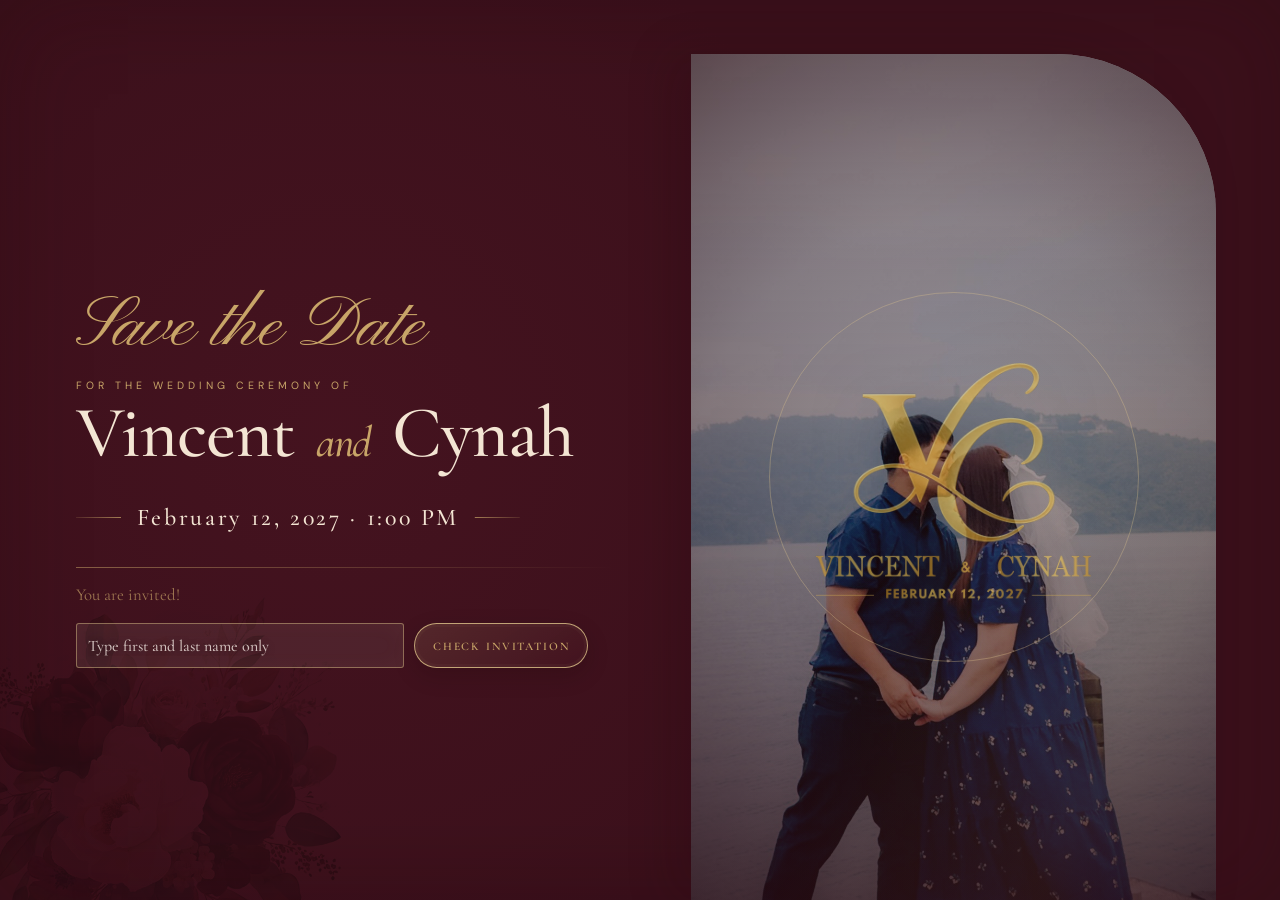
<file: index.html>
<!DOCTYPE html>
<html lang="en">
  <head>
    <meta charset="UTF-8" />
    <meta name="viewport" content="width=device-width, initial-scale=1.0" />
    <meta name="description" content="Welcome — Vincent and Cynah wedding invitation." />
    <title>Welcome · Vincent & Cynah</title>
    <link rel="preconnect" href="https://fonts.googleapis.com" />
    <link rel="preconnect" href="https://fonts.gstatic.com" crossorigin />
    <link
      href="https://fonts.googleapis.com/css2?family=Cormorant+Garamond:ital,wght@0,400;0,500;0,600;1,400&family=DM+Sans:ital,opsz,wght@0,9..40,300;0,9..40,400;1,9..40,300&family=Great+Vibes&family=Pinyon+Script&display=swap"
      rel="stylesheet"
    />
    <link rel="stylesheet" href="css/rosas-welcome.css?v=38" />
  </head>
  <body class="rosas-welcome-page">
    <main class="rosas-editorial-welcome" id="welcome-screen">
      <img
        class="rosas-editorial-welcome__floral"
        id="welcome-envelope-flowers"
        src="images/welcome-flower.jpeg"
        alt=""
        aria-hidden="true"
      />
      <section class="rosas-editorial-welcome__content" aria-labelledby="welcome-title">
        <p class="rosas-editorial-welcome__save-date">Save the Date</p>
        <p class="rosas-editorial-welcome__eyebrow" id="welcome-headline">For the Wedding Ceremony of</p>
        <h1 class="rosas-editorial-welcome__title" id="welcome-title">
          <span id="welcome-couple-p1">Vincent</span>
          <span class="rosas-editorial-welcome__and">and</span>
          <span id="welcome-couple-p2">Cynah</span>
        </h1>
        <div class="rosas-editorial-welcome__details">
          <p id="welcome-date">February 12, 2027 · 1:00 PM</p>
        </div>
        <div class="rosas-editorial-welcome__divider" aria-hidden="true"></div>
        <p class="rosas-editorial-welcome__rsvp" id="welcome-rsvp">
          You are invited!
        </p>
        <form class="welcome-guest-lookup" id="welcome-guest-lookup">
          <div class="welcome-guest-lookup__controls">
            <input
              id="welcome-guest-name"
              name="guestName"
              type="search"
              autocomplete="name"
              placeholder="Type first and last name only"
              aria-label="Type first and last name only"
              required
            />
            <button type="submit">Check invitation</button>
          </div>
        </form>
        <p class="welcome-guest-result" id="welcome-guest-result" role="status" aria-live="polite" hidden></p>
        <a class="rosas-editorial-welcome__button" id="welcome-enter" href="invitation.html" hidden>
          Tap to see more details
        </a>
      </section>
      <div class="rosas-editorial-welcome__photo" role="img" aria-label="Vincent and Cynah">
        <div class="rosas-editorial-welcome__monogram" aria-hidden="true">
          <img id="welcome-monogram" src="images/welcome-monogram-transparent.png" alt="" />
        </div>
      </div>
    </main>

    <script src="js/config.js?v=109"></script>
    <script src="js/welcome.js?v=28"></script>
  </body>
</html>
</file>
<file: css/rosas-welcome.css>
/* Original Rosas-style welcome cover for Vincent & Cynah. */

html,
body.rosas-welcome-page {
  min-height: 100%;
}

body.rosas-welcome-page {
  margin: 0;
  overflow-x: hidden;
  color: #f8eee8;
  background: #260c15;
}

.rosas-welcome {
  --rose-950: #260c15;
  --rose-900: #35101c;
  --rose-800: #541b2a;
  --gold: #c6a15a;
  --gold-soft: #e3c98d;
  --ivory: #f8eee8;
  position: relative;
  min-height: 100svh;
  display: grid;
  place-items: center;
  isolation: isolate;
  overflow: hidden;
  padding: clamp(1.25rem, 4vw, 3rem);
  text-align: center;
  background: var(--rose-950);
}

.rosas-welcome__background {
  position: absolute;
  inset: 0;
  z-index: -3;
  background: url("../images/hero-sun-moon-lake-final.jpg") center / cover no-repeat;
  transform: scale(1.04);
  animation: rosas-cover-drift 18s ease-in-out infinite alternate;
}

.rosas-welcome__background::after {
  content: "";
  position: absolute;
  inset: 0;
  background:
    radial-gradient(circle at 50% 42%, rgba(84, 27, 42, 0.28), rgba(38, 12, 21, 0.84) 70%),
    linear-gradient(180deg, rgba(38, 12, 21, 0.58), rgba(38, 12, 21, 0.9));
}

.rosas-welcome__card {
  position: relative;
  width: min(660px, 92vw);
  padding: clamp(2.5rem, 7vw, 5rem) clamp(1.25rem, 7vw, 4.5rem);
  border: 1px solid rgba(227, 201, 141, 0.5);
  outline: 1px solid rgba(227, 201, 141, 0.14);
  outline-offset: 0.6rem;
  background:
    linear-gradient(145deg, rgba(38, 12, 21, 0.74), rgba(84, 27, 42, 0.52));
  box-shadow: 0 30px 90px rgba(18, 4, 8, 0.48);
  backdrop-filter: blur(5px);
  opacity: 0;
  transform: translateY(1rem) scale(0.985);
  transition:
    opacity 1.1s cubic-bezier(0.22, 0.61, 0.36, 1),
    transform 1.1s cubic-bezier(0.22, 0.61, 0.36, 1);
}

.rosas-welcome.is-ready .rosas-welcome__card {
  opacity: 1;
  transform: none;
}

.rosas-welcome__monogram {
  width: 4.5rem;
  height: 4.5rem;
  margin: 0 auto 1.5rem;
  display: grid;
  place-items: center;
  border: 1px solid var(--gold);
  border-radius: 50%;
  font-family: "Cormorant Garamond", Georgia, serif;
  font-size: 1rem;
  letter-spacing: 0.12em;
  text-indent: 0.12em;
  color: var(--gold-soft);
  box-shadow:
    inset 0 0 0 0.35rem rgba(198, 161, 90, 0.05),
    0 0 0 1px rgba(227, 201, 141, 0.08);
}

.rosas-welcome__eyebrow,
.rosas-welcome__families,
.rosas-welcome__date,
.rosas-welcome__venue {
  margin: 0;
}

.rosas-welcome__eyebrow {
  font-family: "DM Sans", system-ui, sans-serif;
  font-size: 0.65rem;
  letter-spacing: 0.38em;
  text-indent: 0.38em;
  text-transform: uppercase;
  color: var(--gold-soft);
}

.rosas-welcome__families {
  margin-top: 1.2rem;
  font-family: "Cormorant Garamond", Georgia, serif;
  font-size: clamp(1rem, 2.7vw, 1.3rem);
  font-style: italic;
  color: rgba(248, 238, 232, 0.72);
}

.rosas-welcome__names {
  display: flex;
  align-items: baseline;
  justify-content: center;
  flex-wrap: wrap;
  gap: 0 0.18em;
  margin: 1.1rem 0;
  font-family: "Cormorant Garamond", Georgia, serif;
  font-size: clamp(3.1rem, 10vw, 5.8rem);
  font-weight: 400;
  line-height: 0.9;
  color: var(--ivory);
  text-shadow: 0 4px 30px rgba(18, 4, 8, 0.45);
}

.rosas-welcome__and {
  font-size: 0.52em;
  font-style: italic;
  color: var(--gold-soft);
}

.rosas-welcome__date {
  font-family: "Cormorant Garamond", Georgia, serif;
  font-size: clamp(1.05rem, 3vw, 1.35rem);
  color: var(--gold-soft);
}

.rosas-welcome__venue {
  margin-top: 0.35rem;
  font-family: "DM Sans", system-ui, sans-serif;
  font-size: clamp(0.65rem, 1.8vw, 0.78rem);
  letter-spacing: 0.1em;
  color: rgba(248, 238, 232, 0.62);
}

.rosas-welcome__divider {
  width: min(13rem, 48vw);
  height: 1px;
  margin: 1.8rem auto;
  background: linear-gradient(90deg, transparent, var(--gold), transparent);
}

.rosas-welcome__button {
  min-width: 12rem;
  display: inline-block;
  padding: 0.95rem 1.6rem;
  border: 1px solid var(--gold);
  color: var(--rose-950);
  background: linear-gradient(135deg, var(--gold-soft), var(--gold));
  font-family: "DM Sans", system-ui, sans-serif;
  font-size: 0.68rem;
  font-weight: 400;
  letter-spacing: 0.2em;
  text-indent: 0.2em;
  text-transform: uppercase;
  text-decoration: none;
  box-shadow: 0 12px 35px rgba(18, 4, 8, 0.28);
  transition:
    transform 0.25s ease,
    box-shadow 0.25s ease,
    filter 0.25s ease;
}

.rosas-welcome__button:hover,
.rosas-welcome__button:focus-visible {
  transform: translateY(-2px);
  filter: brightness(1.06);
  box-shadow: 0 16px 40px rgba(18, 4, 8, 0.38);
  outline: 1px solid rgba(227, 201, 141, 0.7);
  outline-offset: 4px;
}

.rosas-welcome__hint {
  margin: 0.9rem 0 0;
  font-family: "Cormorant Garamond", Georgia, serif;
  font-size: 0.9rem;
  font-style: italic;
  color: rgba(248, 238, 232, 0.52);
}

@keyframes rosas-cover-drift {
  from {
    transform: scale(1.04);
  }
  to {
    transform: scale(1.09) translate3d(-0.5%, -0.5%, 0);
  }
}

@media (max-width: 520px) {
  .rosas-welcome {
    padding: 1.25rem;
  }

  .rosas-welcome__card {
    padding: 2.25rem 1rem;
    outline-offset: 0.35rem;
  }

  .rosas-welcome__monogram {
    width: 3.8rem;
    height: 3.8rem;
    margin-bottom: 1.1rem;
  }

  .rosas-welcome__names {
    font-size: clamp(2.7rem, 15vw, 4.2rem);
  }
}

@media (prefers-reduced-motion: reduce) {
  .rosas-welcome__background {
    animation: none;
    transform: none;
  }

  .rosas-welcome__card {
    opacity: 1;
    transform: none;
    transition: none;
  }
}

/* Editorial split cover */
.rosas-editorial-welcome {
  --editorial-rose: #3b101b;
  --editorial-rose-deep: #260811;
  --editorial-ivory: #f3e5d3;
  --editorial-gold: #c8a568;
  position: relative;
  min-height: 100svh;
  display: grid;
  grid-template-columns: minmax(0, 1.08fr) minmax(360px, 0.92fr);
  align-items: stretch;
  overflow: hidden;
  color: var(--editorial-ivory);
  background:
    radial-gradient(circle at 26% 48%, rgba(112, 32, 50, 0.18), transparent 35rem),
    var(--editorial-rose);
  transition: opacity 0.7s ease;
}

.rosas-editorial-welcome::after {
  content: "";
  position: absolute;
  inset: 0;
  pointer-events: none;
  box-shadow: inset 0 0 90px rgba(34, 8, 12, 0.25);
}

.rosas-editorial-welcome__floral {
  position: absolute;
  z-index: 0;
  left: clamp(-7rem, -5vw, -2rem);
  bottom: clamp(-10rem, -9vw, -5rem);
  width: clamp(22rem, 34vw, 36rem);
  height: auto;
  pointer-events: none;
  user-select: none;
  opacity: 0.34;
  mix-blend-mode: multiply;
  clip-path: inset(0 0 23% 0);
  transform-origin: 32% 75%;
  animation: welcome-floral-sway 9s ease-in-out infinite alternate;
}

.rosas-editorial-welcome__content {
  position: relative;
  z-index: 3;
  width: min(38rem, 78%);
  align-self: center;
  justify-self: center;
  padding: 7rem 0 3rem;
  opacity: 0;
  transform: translateY(1rem);
  transition:
    opacity 1s cubic-bezier(0.22, 0.61, 0.36, 1) 0.12s,
    transform 1s cubic-bezier(0.22, 0.61, 0.36, 1) 0.12s;
}

.rosas-editorial-welcome.is-ready .rosas-editorial-welcome__content {
  opacity: 1;
  transform: none;
}

.rosas-editorial-welcome__save-date {
  margin: 0 0 0.35rem;
  font-family: "Pinyon Script", "Great Vibes", cursive;
  font-size: clamp(3.2rem, 5.6vw, 5.2rem);
  font-weight: 400;
  line-height: 0.9;
  color: var(--editorial-gold);
}

.rosas-editorial-welcome__eyebrow {
  margin: 1.15rem 0 0.75rem;
  font-family: "DM Sans", system-ui, sans-serif;
  font-size: 0.66rem;
  letter-spacing: 0.38em;
  text-transform: uppercase;
  color: var(--editorial-gold);
}

.rosas-editorial-welcome__title {
  margin: 0;
  font-family: "Cormorant Garamond", Georgia, serif;
  font-size: clamp(3.6rem, 5.7vw, 5.8rem);
  font-weight: 500;
  line-height: 0.82;
  letter-spacing: -0.015em;
  color: var(--editorial-ivory);
}

.rosas-editorial-welcome__title > span {
  display: inline;
}

.rosas-editorial-welcome__and {
  padding: 0 0.1em;
  font-size: 0.6em;
  font-style: italic;
  color: var(--editorial-gold);
}

.rosas-editorial-welcome__title small {
  display: block;
  margin-top: 0.22em;
  font: inherit;
  letter-spacing: 0;
}

.rosas-editorial-welcome__invite {
  margin: clamp(2rem, 5vh, 3.2rem) 0 1.65rem;
  font-family: "Cormorant Garamond", Georgia, serif;
  font-size: clamp(1.4rem, 2.5vw, 1.8rem);
  font-style: italic;
  color: var(--editorial-ivory);
}

.rosas-editorial-welcome__details {
  margin-top: clamp(1.75rem, 4vh, 2.75rem);
  font-family: "Cormorant Garamond", Georgia, serif;
  font-size: 1rem;
  line-height: 1.55;
  color: rgba(243, 229, 211, 0.9);
}

.rosas-editorial-welcome__details p {
  margin: 0;
}

#welcome-date {
  display: inline-flex;
  align-items: center;
  gap: clamp(0.65rem, 1.5vw, 1rem);
  margin-bottom: 0.2rem;
  font-size: clamp(1.2rem, 2vw, 1.5rem);
  font-weight: 500;
  font-style: normal;
  letter-spacing: 0.11em;
  color: var(--editorial-ivory);
}

#welcome-date::before,
#welcome-date::after {
  content: "";
  width: clamp(1.75rem, 3.5vw, 3rem);
  height: 1px;
  background: linear-gradient(90deg, rgba(200, 165, 104, 0.15), rgba(200, 165, 104, 0.72));
}

#welcome-date::after {
  transform: scaleX(-1);
}

.rosas-editorial-welcome__reception-line {
  white-space: nowrap;
  font-size: clamp(0.72rem, 1.2vw, 0.9rem);
}

.rosas-editorial-welcome__divider {
  width: 100%;
  height: 1px;
  margin: 1.7rem 0 1rem;
  background: linear-gradient(90deg, rgba(200, 165, 104, 0.52), transparent);
}

.rosas-editorial-welcome__rsvp,
.rosas-editorial-welcome__seating {
  margin: 0;
  font-family: "Cormorant Garamond", Georgia, serif;
  font-size: 1.05rem;
  color: rgba(200, 165, 104, 0.68);
}

.rosas-editorial-welcome__seating {
  margin-top: 0.45rem;
  color: rgba(243, 229, 211, 0.42);
}

.welcome-guest-lookup {
  width: min(32rem, 100%);
  margin-top: 1.15rem;
}

.welcome-guest-lookup label {
  display: block;
  margin-bottom: 0.42rem;
  font-family: "DM Sans", system-ui, sans-serif;
  font-size: 0.58rem;
  letter-spacing: 0.18em;
  text-transform: uppercase;
  color: rgba(227, 201, 141, 0.76);
}

.welcome-guest-lookup__controls {
  display: grid;
  grid-template-columns: minmax(0, 1fr) auto;
  gap: 0.65rem;
}

.welcome-guest-lookup input {
  min-width: 0;
  padding: 0.72rem 0.7rem;
  border: 1px solid rgba(227, 201, 141, 0.46);
  border-radius: 0.18rem;
  font: 1rem "Cormorant Garamond", Georgia, serif;
  color: var(--editorial-ivory);
  background: rgba(243, 229, 211, 0.08);
  box-shadow: inset 0 0 22px rgba(227, 201, 141, 0.035);
}

.welcome-guest-lookup input::placeholder {
  font-weight: 500;
  color: rgba(248, 238, 232, 0.78);
  text-shadow: 0 1px 8px rgba(20, 3, 8, 0.4);
}

.welcome-guest-lookup input:focus {
  outline: 0;
  border-color: var(--editorial-gold);
  background: rgba(243, 229, 211, 0.13);
  box-shadow:
    inset 0 0 22px rgba(227, 201, 141, 0.06),
    0 0 0 2px rgba(200, 165, 104, 0.12);
}

.welcome-guest-lookup button {
  padding: 0.68rem 1.1rem;
  border: 1px solid rgba(227, 201, 141, 0.78);
  border-radius: 999px;
  font-family: "Cormorant Garamond", Georgia, serif;
  font-size: 0.72rem;
  font-weight: 600;
  letter-spacing: 0.16em;
  text-transform: uppercase;
  color: var(--editorial-gold);
  background: linear-gradient(145deg, rgba(227, 201, 141, 0.12), rgba(84, 27, 42, 0.2));
  box-shadow:
    inset 0 0 0 3px rgba(227, 201, 141, 0.035),
    0 8px 22px rgba(20, 3, 8, 0.18);
  cursor: pointer;
  transition:
    color 0.2s ease,
    background 0.2s ease,
    transform 0.2s ease,
    box-shadow 0.2s ease;
}

.welcome-guest-lookup button:hover,
.welcome-guest-lookup button:focus-visible {
  color: var(--editorial-rose-deep);
  background: var(--editorial-gold);
  box-shadow: 0 11px 26px rgba(20, 3, 8, 0.26);
  transform: translateY(-1px);
  outline: none;
}

.welcome-guest-lookup button:disabled {
  cursor: wait;
  opacity: 0.68;
}

.welcome-guest-result {
  margin: 1rem 0 0;
  font-family: "Cormorant Garamond", Georgia, serif;
  font-size: 1.05rem;
  color: var(--editorial-gold);
}

.welcome-guest-result.is-found {
  color: var(--editorial-ivory);
}

.rosas-editorial-welcome__button {
  display: inline-block;
  min-width: 12rem;
  margin-top: 1.35rem;
  padding: 0.85rem 1.7rem;
  border: 1px solid rgba(243, 229, 211, 0.84);
  border-radius: 999px;
  font-family: "Cormorant Garamond", Georgia, serif;
  font-size: 0.86rem;
  letter-spacing: 0.1em;
  text-align: center;
  text-transform: uppercase;
  text-decoration: none;
  color: var(--editorial-ivory);
  background: transparent;
  transition:
    color 0.25s ease,
    background 0.25s ease,
    transform 0.25s ease;
}

.rosas-editorial-welcome__button[hidden] {
  display: none;
}

.rosas-editorial-welcome__button:hover,
.rosas-editorial-welcome__button:focus-visible {
  color: var(--editorial-rose-deep);
  background: var(--editorial-ivory);
  transform: translateY(-2px);
  outline: none;
}

.welcome-page-leaving .rosas-editorial-welcome {
  opacity: 0;
}

.welcome-page-leaving .rosas-editorial-welcome__button {
  pointer-events: none;
}

.rosas-editorial-welcome__photo {
  position: relative;
  z-index: 1;
  align-self: stretch;
  display: grid;
  place-items: center;
  margin: clamp(2rem, 6vh, 4.5rem) clamp(2rem, 5vw, 5rem) 0 0;
  min-height: calc(100svh - clamp(2rem, 6vh, 4.5rem));
  border-radius: 0 10rem 0 0;
  overflow: hidden;
  background: #260811;
  box-shadow: -20px 0 45px rgba(34, 8, 12, 0.18);
  opacity: 0;
  transform: translateX(1.5rem);
  transition:
    opacity 1.1s cubic-bezier(0.22, 0.61, 0.36, 1) 0.2s,
    transform 1.1s cubic-bezier(0.22, 0.61, 0.36, 1) 0.2s;
}

.rosas-editorial-welcome__photo::before {
  content: "";
  position: absolute;
  inset: -3%;
  background:
    linear-gradient(180deg, rgba(38, 8, 17, 0.25), rgba(38, 8, 17, 0.58)),
    url("../images/hero-sun-moon-lake-final.jpg") 58% center / cover no-repeat;
  animation: welcome-photo-drift 14s ease-in-out infinite alternate;
}

.rosas-editorial-welcome__photo::after {
  content: "";
  position: absolute;
  inset: 0;
  background:
    radial-gradient(circle at 50% 50%, transparent 0 18%, rgba(38, 8, 17, 0.16) 52%, rgba(38, 8, 17, 0.6) 100%),
    linear-gradient(115deg, transparent 25%, rgba(227, 201, 141, 0.12) 48%, transparent 66%);
  background-size: 100% 100%, 220% 100%;
  animation: welcome-gold-sheen 7s ease-in-out infinite;
}

.rosas-editorial-welcome.is-ready .rosas-editorial-welcome__photo {
  opacity: 1;
  transform: none;
}

.rosas-editorial-welcome__monogram {
  position: relative;
  z-index: 2;
  align-self: center;
  justify-self: center;
  margin: 0;
  opacity: 0.56;
  width: clamp(15rem, 29vw, 23rem);
  aspect-ratio: 1;
  overflow: hidden;
  border: 1px solid rgba(227, 201, 141, 0.58);
  border-radius: 50%;
  filter: drop-shadow(0 18px 34px rgba(20, 3, 8, 0.38));
  animation: welcome-monogram-float 5s ease-in-out infinite;
}

.rosas-editorial-welcome__monogram > img {
  display: block;
  width: 100%;
  height: 100%;
  object-fit: contain;
  border-radius: 50%;
  animation: welcome-monogram-lettering 4s ease-in-out infinite;
}

.rosas-editorial-welcome__monogram-ring {
  position: absolute;
  inset: 0.65rem;
  border: 1px solid rgba(227, 201, 141, 0.24);
  border-radius: 50%;
  animation: welcome-monogram-spin 28s linear infinite;
}

.rosas-editorial-welcome__monogram-ring::before,
.rosas-editorial-welcome__monogram-ring::after {
  content: "✦";
  position: absolute;
  left: 50%;
  color: #e3c98d;
  font-size: 0.7rem;
  transform: translateX(-50%);
}

.rosas-editorial-welcome__monogram-ring::before {
  top: -0.42rem;
}

.rosas-editorial-welcome__monogram-ring::after {
  bottom: -0.42rem;
}

.rosas-editorial-welcome__initials {
  margin: -0.2rem 0 0;
  display: flex;
  align-items: baseline;
  justify-content: center;
  gap: 0;
  font-family: "Cormorant Garamond", Georgia, serif;
  font-size: clamp(4.1rem, 9vw, 6.4rem);
  font-weight: 500;
  line-height: 1;
  letter-spacing: 0.025em;
  color: #f3e5d3;
  text-shadow: 0 3px 18px rgba(20, 3, 8, 0.42);
}

.rosas-editorial-welcome__initials i {
  position: relative;
  z-index: 1;
  margin: 0 0.04em;
  font-family: "Cormorant Garamond", Georgia, serif;
  font-size: 0.46em;
  font-weight: 400;
  font-style: italic;
  line-height: 1;
  color: #e3c98d;
  transform: translateY(-0.04em);
  text-shadow: none;
}

.rosas-editorial-welcome__monogram-date {
  position: absolute;
  bottom: 20%;
  margin: 0;
  font-family: "DM Sans", system-ui, sans-serif;
  font-size: clamp(0.55rem, 1.2vw, 0.7rem);
  letter-spacing: 0.32em;
  text-indent: 0.32em;
  color: #e3c98d;
}

@keyframes welcome-photo-drift {
  from {
    transform: scale(1.02) translate3d(-0.5%, 0, 0);
  }
  to {
    transform: scale(1.1) translate3d(1%, -1%, 0);
  }
}

@keyframes welcome-gold-sheen {
  0%,
  25% {
    background-position: center, 120% center;
  }
  75%,
  100% {
    background-position: center, -120% center;
  }
}

@keyframes welcome-monogram-float {
  0%,
  100% {
    transform: translate3d(0, 0, 0) rotate(-0.4deg) scale(1);
  }
  50% {
    transform: translate3d(0.35rem, -0.7rem, 0) rotate(0.5deg) scale(1.02);
  }
}

@keyframes welcome-monogram-lettering {
  0%,
  100% {
    transform: translateY(0) scale(1);
    filter: brightness(0.94);
  }
  50% {
    transform: translateY(-0.28rem) scale(1.025);
    filter: brightness(1.12);
  }
}

@keyframes welcome-floral-sway {
  from {
    transform: rotate(-1.2deg) translate3d(0, 0.3rem, 0);
  }
  to {
    transform: rotate(1.2deg) translate3d(0.4rem, -0.35rem, 0);
  }
}

@keyframes welcome-monogram-spin {
  to {
    transform: rotate(360deg);
  }
}

@media (max-width: 900px) {
  .rosas-editorial-welcome {
    grid-template-columns: 1fr;
    grid-template-rows: auto minmax(18rem, 42svh);
  }

  .rosas-editorial-welcome__content {
    width: min(34rem, 82vw);
    padding: 8rem 0 3rem;
    text-align: center;
  }

  .rosas-editorial-welcome__title > span {
    display: block;
  }

  .rosas-editorial-welcome__and {
    width: fit-content;
    margin: 0.08em auto;
    line-height: 0.75;
  }

  .rosas-editorial-welcome__divider {
    width: min(22rem, 100%);
    margin-inline: auto;
    background: linear-gradient(90deg, transparent, rgba(200, 165, 104, 0.65), transparent);
  }

  .rosas-editorial-welcome__photo {
    grid-row: 2;
    min-height: 26rem;
    margin: 0 clamp(1rem, 5vw, 3rem);
    border-radius: 0 7rem 0 0;
  }

  .rosas-editorial-welcome__photo::before {
    background-position: center;
  }

  .rosas-editorial-welcome__floral {
    left: -8rem;
    bottom: auto;
    top: 18rem;
    width: 26rem;
    opacity: 0.24;
  }
}

@media (max-width: 520px) {
  .rosas-editorial-welcome__content {
    width: min(86vw, 30rem);
    padding-top: 6.5rem;
  }

  .rosas-editorial-welcome__title {
    font-size: clamp(2.8rem, 14vw, 4rem);
    line-height: 0.9;
  }

  .rosas-editorial-welcome__title > span {
    display: block;
  }

  .rosas-editorial-welcome__photo {
    min-height: 21rem;
    border-radius: 0 5rem 0 0;
  }

  .rosas-editorial-welcome__monogram {
    width: clamp(14rem, 68vw, 18rem);
  }

  .welcome-guest-lookup__controls {
    grid-template-columns: minmax(0, 1fr) auto;
    gap: 0.45rem;
  }

  .welcome-guest-lookup button {
    padding-inline: 0.7rem;
    font-size: 0.62rem;
    white-space: nowrap;
  }
}

@media (prefers-reduced-motion: reduce) {
  .rosas-editorial-welcome__content,
  .rosas-editorial-welcome__photo {
    opacity: 1;
    transform: none;
    transition: none;
  }

  .rosas-editorial-welcome {
    transition: none;
  }

  .rosas-editorial-welcome__photo::before,
  .rosas-editorial-welcome__photo::after,
  .rosas-editorial-welcome__floral,
  .rosas-editorial-welcome__monogram,
  .rosas-editorial-welcome__monogram > img,
  .rosas-editorial-welcome__monogram-ring {
    animation: none;
  }
}
</file>
<file: css/everly.css>
/* Everly-inspired — bordeaux, champagne & eucalyptus (UI Cookies demo) */

:root {
  --bordeaux: #6b2c32;
  --bordeaux-deep: #4a1a20;
  --eucalyptus: #5a7161;
  --eucalyptus-light: #8fa898;
  --champagne: #c4a574;
  --cream: #f7f5f1;
  --cream-dark: #ebe6de;
  --ink: #2a2420;
  --ink-soft: #5c554e;
  --serif: "Cormorant Garamond", Georgia, serif;
  --sans: "DM Sans", system-ui, sans-serif;
  --script: "Pinyon Script", "Segoe Script", cursive;
  --script-display: "Great Vibes", "Pinyon Script", cursive;
  --container: min(1120px, 92vw);
  --narrow: min(640px, 92vw);
}

*,
*::before,
*::after {
  box-sizing: border-box;
}

html {
  scroll-behavior: smooth;
}

/* Scroll — elegant wedding reveal */
:root {
  --ease-elegant: cubic-bezier(0.22, 0.61, 0.36, 1);
  --duration-elegant: 1.2s;
}

.word-reveal-host .word-reveal {
  display: inline-block;
  opacity: 0;
  transform: translateY(0.28em);
  transition:
    opacity var(--duration-elegant) var(--ease-elegant),
    transform var(--duration-elegant) var(--ease-elegant);
  transition-delay: calc(var(--word-i, 0) * 0.085s);
}

.word-reveal-host.is-visible .word-reveal {
  opacity: 1;
  transform: translateY(0);
}

.elegant-reveal {
  opacity: 0;
  transform: translateY(0.85rem);
  filter: blur(4px);
  transition:
    opacity var(--duration-elegant) var(--ease-elegant),
    transform calc(var(--duration-elegant) * 1.05) var(--ease-elegant),
    filter calc(var(--duration-elegant) * 0.9) var(--ease-elegant);
  transition-delay: calc(var(--reveal-i, 0) * 0.1s);
  will-change: opacity, transform, filter;
}

.elegant-reveal.is-visible {
  opacity: 1;
  transform: translateY(0);
  filter: blur(0);
}

@media (prefers-reduced-motion: reduce) {
  .word-reveal-host .word-reveal,
  .elegant-reveal {
    opacity: 1 !important;
    transform: none !important;
    filter: none !important;
    transition: none !important;
  }
}

/* Welcome page */
.welcome-page {
  min-height: 100vh;
  overflow-x: hidden;
  background: rgba(255, 255, 255, 0.98);
}

.welcome-screen {
  position: relative;
  min-height: 100vh;
  display: flex;
  flex-direction: column;
  align-items: center;
  justify-content: center;
  padding: 2rem 1.25rem 2.5rem;
  text-align: center;
  gap: 1.25rem;
  transition: padding 0.9s var(--ease-elegant, cubic-bezier(0.22, 0.61, 0.36, 1));
}

.welcome-screen.is-envelope-open {
  padding-top: clamp(3.5rem, 12vh, 6rem);
}

.welcome-screen.is-envelope-open .welcome-headline,
.welcome-screen.is-envelope-open .welcome-couple,
.welcome-screen.is-envelope-open .welcome-sub {
  opacity: 0.35;
  transform: translateY(-0.25rem);
  transition:
    opacity 0.6s ease,
    transform 0.6s ease;
}

.welcome-scene {
  position: absolute;
  inset: 0;
  background:
    radial-gradient(ellipse 85% 75% at 50% 45%, rgba(255, 255, 255, 0.55), transparent 72%),
    linear-gradient(
      180deg,
      rgba(255, 255, 255, 0.72) 0%,
      rgba(255, 255, 255, 0.35) 55%,
      rgba(255, 255, 255, 0.5) 100%
    );
  pointer-events: none;
}

.welcome-headline {
  position: relative;
  z-index: 1;
  margin: 0 0 0.35rem;
  padding: 0 1rem;
  font-family: var(--sans);
  font-size: clamp(0.62rem, 1.85vw, 0.78rem);
  font-weight: 400;
  letter-spacing: 0.34em;
  text-indent: 0.34em;
  text-transform: uppercase;
  color: var(--bordeaux-deep);
  opacity: 0;
  transform: translateY(0.45rem);
  filter: blur(3px);
  transition:
    opacity 1.1s var(--ease-elegant, cubic-bezier(0.22, 0.61, 0.36, 1)),
    transform 1.1s var(--ease-elegant, cubic-bezier(0.22, 0.61, 0.36, 1)),
    filter 0.9s var(--ease-elegant, cubic-bezier(0.22, 0.61, 0.36, 1));
}

.welcome-headline::after {
  content: "";
  display: block;
  width: min(16rem, 78vw);
  height: 0.55rem;
  margin: 0.55rem auto 0;
  border-top: 1px solid rgba(196, 165, 116, 0.55);
  border-radius: 50%;
}

.welcome-screen.is-ready .welcome-headline {
  opacity: 1;
  transform: none;
  filter: blur(0);
}

.welcome-couple {
  position: relative;
  z-index: 1;
  margin: 0.1rem 0 0.65rem;
  padding: 0 1rem;
  font-family: var(--script-display);
  font-size: clamp(2.4rem, 8.5vw, 3.85rem);
  font-weight: 400;
  line-height: 1.1;
  letter-spacing: 0.02em;
  color: var(--bordeaux-deep);
  opacity: 0;
  transform: translateY(0.55rem);
  filter: blur(4px);
  transition:
    opacity 1.15s var(--ease-elegant, cubic-bezier(0.22, 0.61, 0.36, 1)) 0.12s,
    transform 1.15s var(--ease-elegant, cubic-bezier(0.22, 0.61, 0.36, 1)) 0.12s,
    filter 0.95s var(--ease-elegant, cubic-bezier(0.22, 0.61, 0.36, 1)) 0.12s;
}

.welcome-couple__and {
  font-family: var(--script);
  font-size: 0.62em;
  color: var(--champagne);
  padding: 0 0.1em;
  vertical-align: baseline;
}

.welcome-screen.is-ready .welcome-couple {
  opacity: 1;
  transform: none;
  filter: blur(0);
}

.welcome-envelope {
  position: relative;
  z-index: 1;
  display: flex;
  flex-direction: column;
  align-items: center;
  width: min(32rem, 94vw);
  color: inherit;
  opacity: 0;
  transform: translateY(1rem) scale(0.98);
  filter: blur(4px);
  transition:
    opacity 1.2s var(--ease-elegant, cubic-bezier(0.22, 0.61, 0.36, 1)),
    transform 1.2s var(--ease-elegant, cubic-bezier(0.22, 0.61, 0.36, 1)),
    filter 1s var(--ease-elegant, cubic-bezier(0.22, 0.61, 0.36, 1));
}

.welcome-screen.is-ready .welcome-envelope {
  opacity: 1;
  transform: none;
  filter: blur(0);
}

.welcome-envelope__shell {
  /* Solid wine burgundy — matched to images/envelope.webp */
  --env-burgundy-solid: #682435;
  --env-burgundy: var(--env-burgundy-solid);
  --env-burgundy-deep: var(--env-burgundy-solid);
  --env-burgundy-light: var(--env-burgundy-solid);
  --env-burgundy-face: var(--env-burgundy-solid);
  --env-gold: #e4bc5a;
  --env-gold-light: #fff0c8;
  --env-gold-deep: #a67c2a;
  --env-gold-bright: #f5d878;

  position: relative;
  display: block;
  width: 100%;
  height: min(21rem, 58vmin);
  perspective: 1400px;
  transform-style: preserve-3d;
  border-radius: 14px;
  isolation: isolate;
  transition: transform 0.85s var(--ease-elegant, cubic-bezier(0.22, 0.61, 0.36, 1));
}

.welcome-screen.is-ready .welcome-envelope:not(.is-open) .welcome-envelope__shell {
  transform: rotateX(12deg) rotateY(-2deg);
  filter:
    drop-shadow(0 32px 44px rgba(63, 20, 28, 0.42))
    drop-shadow(0 14px 22px rgba(0, 0, 0, 0.18))
    drop-shadow(-6px 8px 16px rgba(0, 0, 0, 0.08));
}

.welcome-envelope.is-open .welcome-envelope__shell {
  transform: none;
  filter: drop-shadow(0 18px 28px rgba(63, 20, 28, 0.28));
}

.welcome-envelope:not(.is-open) .welcome-envelope__shell {
  overflow: hidden;
}

.welcome-envelope.is-open .welcome-envelope__shell {
  overflow: visible;
}

.welcome-envelope__shadow {
  position: absolute;
  left: 2%;
  right: 2%;
  bottom: -2.35rem;
  height: 4rem;
  background:
    radial-gradient(ellipse 95% 100% at 50% 0%, rgba(63, 20, 28, 0.62), transparent 68%),
    radial-gradient(ellipse 40% 80% at 20% 20%, rgba(0, 0, 0, 0.12), transparent 70%),
    radial-gradient(ellipse 40% 80% at 80% 20%, rgba(0, 0, 0, 0.1), transparent 70%);
  filter: blur(16px);
  z-index: 0;
  transform: translateZ(-24px);
}

.welcome-envelope__back {
  position: absolute;
  inset: 0;
  background: var(--env-burgundy-solid);
  border-radius: 14px;
  box-shadow: inset 0 0 0 1px rgba(0, 0, 0, 0.08);
}

.welcome-envelope__style {
  position: absolute;
  inset: 0;
  width: 100%;
  height: 100%;
  object-fit: cover;
  object-position: center center;
  border-radius: inherit;
  z-index: 3;
  pointer-events: none;
  opacity: 0;
  transform: scale(1);
  transform-origin: center center;
  transition:
    opacity 0.45s ease,
    transform 0.55s var(--ease-elegant, cubic-bezier(0.22, 0.61, 0.36, 1));
}

.welcome-envelope__shell.has-envelope-style {
  /* Match flower.png frame proportions */
  height: auto;
  aspect-ratio: 512 / 336;
  min-height: 0;
  border-radius: 8px;
  box-shadow: 0 22px 44px rgba(42, 36, 32, 0.2);
}

.welcome-envelope:not(.is-open) .welcome-envelope__shell.has-envelope-style .welcome-envelope__style {
  opacity: 1;
  transform: scale(1.72);
}

.welcome-envelope.is-open .welcome-envelope__shell.has-envelope-style .welcome-envelope__style {
  opacity: 0;
  transform: scale(1.02);
}

.welcome-envelope:not(.is-open) .welcome-envelope__shell.has-envelope-style .welcome-envelope__front,
.welcome-envelope:not(.is-open) .welcome-envelope__shell.has-envelope-style .welcome-envelope__flap,
.welcome-envelope:not(.is-open) .welcome-envelope__shell.has-envelope-style .welcome-envelope__flap-cast {
  opacity: 0;
  visibility: hidden;
}

.welcome-screen.is-ready .welcome-envelope:not(.is-open) .welcome-envelope__shell.has-envelope-style {
  transform: none;
  filter: drop-shadow(0 26px 40px rgba(42, 36, 32, 0.22));
}

.welcome-envelope:not(.is-open) .welcome-envelope__shell.has-envelope-style .welcome-envelope__seal {
  top: 50%;
}

.welcome-envelope__liner {
  position: absolute;
  inset: 0.65rem 0.75rem 0.75rem;
  border: 1px solid rgba(212, 176, 106, 0.65);
  border-radius: 6px;
  box-shadow: inset 0 0 0 1px rgba(240, 223, 168, 0.15);
  z-index: 1;
  pointer-events: none;
  opacity: 0;
  transition: opacity 0.45s ease;
}

.welcome-envelope.is-open .welcome-envelope__liner {
  opacity: 1;
}

.welcome-envelope__flower-frame {
  position: absolute;
  inset: 0;
  width: 100%;
  height: 100%;
  object-fit: cover;
  object-position: center center;
  border-radius: 14px;
  z-index: 7;
  pointer-events: none;
  mix-blend-mode: multiply;
  opacity: 0.94;
  transition:
    opacity 0.5s ease,
    filter 0.5s ease;
}

.welcome-envelope:not(.is-open) .welcome-envelope__flower-frame {
  filter: saturate(1.08) contrast(1.02);
}

.welcome-envelope.is-open .welcome-envelope__flower-frame {
  opacity: 0;
  filter: blur(2px);
}

.welcome-envelope__shell.has-envelope-style .welcome-envelope__flower-frame,
.welcome-envelope__shell.has-envelope-style .welcome-envelope__back {
  border-radius: 8px;
}

.welcome-envelope__wing {
  position: absolute;
  bottom: 0;
  width: 38%;
  height: 42%;
  z-index: 2;
  pointer-events: none;
  opacity: 0;
  transition: opacity 0.4s ease;
}

.welcome-envelope__wing--left {
  left: 0;
  background: linear-gradient(128deg, rgba(0, 0, 0, 0.22) 0%, transparent 72%);
  clip-path: polygon(0 100%, 0 55%, 72% 100%);
  border-radius: 0 0 0 14px;
}

.welcome-envelope__wing--right {
  right: 0;
  background: linear-gradient(232deg, rgba(0, 0, 0, 0.2) 0%, transparent 72%);
  clip-path: polygon(100% 100%, 100% 55%, 28% 100%);
  border-radius: 0 0 14px 0;
}

.welcome-envelope.is-open .welcome-envelope__wing {
  opacity: 0;
}

.welcome-envelope__thickness {
  position: absolute;
  left: 2px;
  right: 2px;
  bottom: 0;
  height: 0.35rem;
  background: var(--env-burgundy-solid);
  border-radius: 0 0 14px 14px;
  z-index: 1;
  box-shadow: 0 4px 8px rgba(0, 0, 0, 0.28);
}

.welcome-envelope.is-open .welcome-envelope__thickness {
  opacity: 0;
}

.welcome-envelope__side {
  position: absolute;
  width: 50%;
  background: var(--env-burgundy-solid);
  transition:
    opacity 0.4s ease,
    visibility 0.4s ease,
    clip-path 0.45s ease,
    height 0.45s ease;
}

.welcome-envelope:not(.is-open) .welcome-envelope__side {
  opacity: 0;
  visibility: hidden;
}

.welcome-envelope.is-open .welcome-envelope__side {
  top: auto;
  bottom: 0;
  height: 72%;
  opacity: 1;
  visibility: visible;
  box-shadow: none;
}

.welcome-envelope.is-open .welcome-envelope__side--left {
  left: 0;
  clip-path: polygon(0 0, 100% 35%, 100% 100%, 0 100%);
  border-radius: 0 0 0 4px;
}

.welcome-envelope.is-open .welcome-envelope__side--right {
  right: 0;
  clip-path: polygon(0 35%, 100% 0, 100% 100%, 0 100%);
  border-radius: 0 0 4px 0;
}

.welcome-envelope__front {
  position: absolute;
  left: 0;
  right: 0;
  bottom: 0;
  height: 100%;
  display: flex;
  align-items: center;
  justify-content: center;
  padding-top: 16%;
  background: var(--env-burgundy-solid);
  border-radius: 14px;
  border-top: none;
  z-index: 3;
  transform: translateZ(10px);
  transform-style: preserve-3d;
  transition:
    height 0.5s ease,
    border-radius 0.5s ease,
    padding 0.5s ease,
    transform 0.5s ease;
}

.welcome-envelope.is-open .welcome-envelope__front {
  height: 68%;
  align-items: flex-end;
  padding-top: 0;
  padding-bottom: 1.35rem;
  border-radius: 0 0 12px 12px;
  box-shadow: inset 0 12px 24px rgba(0, 0, 0, 0.16);
}

.welcome-envelope__front::after {
  content: "";
  position: absolute;
  inset: 0;
  border-radius: inherit;
  background: transparent;
  pointer-events: none;
  z-index: 1;
}

.welcome-envelope:not(.is-open) .welcome-envelope__front {
  box-shadow: none;
}

.welcome-envelope__flap-cast {
  position: absolute;
  left: 1px;
  right: 1px;
  top: 0;
  height: 52%;
  z-index: 4;
  pointer-events: none;
  clip-path: polygon(0 0, 100% 0, 50% 100%);
  background: linear-gradient(180deg, transparent 62%, rgba(0, 0, 0, 0.1) 86%, rgba(0, 0, 0, 0.16) 100%);
  opacity: 0;
  transition: opacity 0.45s ease;
}

.welcome-envelope.is-open .welcome-envelope__flap-cast {
  opacity: 0;
}

.welcome-envelope__flap {
  position: absolute;
  left: 1px;
  right: 1px;
  top: 0;
  height: 50%;
  background: var(--env-burgundy-solid);
  clip-path: polygon(0 0, 100% 0, 50% 100%);
  transform: translateY(1px) translateZ(14px) rotateX(15deg);
  transform-origin: top center;
  transition:
    transform 0.85s var(--ease-elegant, cubic-bezier(0.22, 0.61, 0.36, 1)),
    height 0.5s ease;
  z-index: 6;
  backface-visibility: hidden;
  filter: drop-shadow(0 8px 14px rgba(0, 0, 0, 0.22));
}

.welcome-envelope:not(.is-open) .welcome-envelope__flap {
  box-shadow: none;
}

.welcome-envelope__flap::before,
.welcome-envelope__flap::after {
  content: none;
}

.welcome-envelope.is-open .welcome-envelope__flap {
  transform: translateZ(10px) rotateX(-168deg);
  height: 56%;
  z-index: 4;
  filter: drop-shadow(0 10px 16px rgba(0, 0, 0, 0.22));
  transition-delay: 0s;
}

.welcome-envelope__seal {
  position: absolute;
  left: 50%;
  top: 54%;
  display: flex;
  flex-direction: column;
  align-items: center;
  justify-content: center;
  gap: 0;
  width: clamp(5.15rem, 15vw, 6.35rem);
  height: clamp(5.15rem, 15vw, 6.35rem);
  padding: 0.55rem;
  border-radius: 49% 51% 48% 52% / 52% 48% 51% 49%;
  transform: translate(-50%, -50%) translateZ(28px);
  background:
    radial-gradient(
      circle at 34% 28%,
      #fff6dc 0%,
      var(--env-gold-bright) 16%,
      var(--env-gold) 42%,
      #c49a3a 68%,
      var(--env-gold-deep) 100%
    );
  border: 2px solid rgba(184, 136, 46, 0.75);
  box-shadow:
    0 16px 32px rgba(0, 0, 0, 0.48),
    0 5px 0 rgba(122, 88, 28, 0.4),
    0 0 24px rgba(245, 216, 120, 0.32),
    inset 0 4px 10px rgba(255, 248, 220, 0.9),
    inset 0 -8px 14px rgba(74, 45, 8, 0.38);
  z-index: 9;
  cursor: pointer;
  transition:
    transform 0.4s ease,
    opacity 0.4s ease,
    box-shadow 0.4s ease;
}

.welcome-envelope__seal::before {
  content: "";
  position: absolute;
  inset: 10%;
  border-radius: inherit;
  border: 1px solid rgba(255, 248, 220, 0.4);
  box-shadow:
    inset 0 2px 8px rgba(255, 248, 220, 0.55),
    inset 0 -5px 12px rgba(90, 55, 10, 0.32);
  pointer-events: none;
}

.welcome-envelope__seal::after {
  content: "";
  position: absolute;
  inset: -4px;
  border-radius: inherit;
  border: 1px solid rgba(255, 236, 180, 0.22);
  box-shadow: 0 0 0 1px rgba(74, 45, 8, 0.12);
  pointer-events: none;
}

.welcome-envelope:not(.is-open) .welcome-envelope__seal {
  animation: welcome-tap-pulse 2.4s ease-in-out infinite;
}

.welcome-envelope__seal:hover,
.welcome-envelope__seal:focus-visible {
  transform: translate(-50%, -50%) translateZ(22px) scale(1.06);
  outline: none;
  box-shadow:
    0 14px 28px rgba(0, 0, 0, 0.45),
    0 0 0 4px rgba(212, 176, 106, 0.35);
}

.welcome-envelope__seal .welcome-envelope__monogram {
  position: relative;
  z-index: 1;
  flex: 0 0 auto;
  width: min(76%, 4.25rem);
  max-height: 76%;
  height: auto;
  margin: 0;
  object-fit: contain;
  pointer-events: none;
  filter:
    brightness(0.95)
    saturate(1.32)
    sepia(0.32)
    hue-rotate(-4deg)
    contrast(1.1)
    drop-shadow(0 1px 0 rgba(255, 248, 220, 0.4))
    drop-shadow(0 2px 6px rgba(74, 45, 8, 0.48));
}

.welcome-envelope.is-open .welcome-envelope__seal {
  opacity: 0;
  transform: translate(-50%, -50%) translateZ(18px) scale(0.5);
  pointer-events: none;
  animation: none;
}

@keyframes welcome-tap-pulse {
  0%,
  100% {
    box-shadow:
      0 16px 32px rgba(0, 0, 0, 0.48),
      0 5px 0 rgba(122, 88, 28, 0.4),
      0 0 24px rgba(245, 216, 120, 0.32),
      inset 0 4px 10px rgba(255, 248, 220, 0.9),
      inset 0 -8px 14px rgba(74, 45, 8, 0.38),
      0 0 0 0 rgba(212, 176, 106, 0.45);
  }
  50% {
    box-shadow:
      0 18px 34px rgba(0, 0, 0, 0.5),
      0 5px 0 rgba(122, 88, 28, 0.4),
      0 0 28px rgba(245, 216, 120, 0.38),
      inset 0 4px 10px rgba(255, 248, 220, 0.9),
      inset 0 -8px 14px rgba(74, 45, 8, 0.38),
      0 0 0 12px rgba(212, 176, 106, 0);
  }
}

.welcome-envelope__card {
  position: absolute;
  left: 9%;
  right: 9%;
  top: 14%;
  bottom: 18%;
  z-index: 2;
  border-radius: 6px;
  background-color: #f3ece0;
  background-size: cover;
  background-position: center;
  overflow: hidden;
  box-shadow: 0 2px 10px rgba(42, 36, 32, 0.1);
  opacity: 0;
  transform: translateY(22%) scale(0.94);
  filter: blur(3px);
  pointer-events: none;
  transition:
    transform 1.45s cubic-bezier(0.16, 1, 0.32, 1),
    opacity 0.85s ease,
    box-shadow 1.2s ease,
    filter 1.1s ease;
}

.welcome-envelope.is-open .welcome-envelope__card {
  opacity: 1;
  transform: translateY(-118%) scale(1);
  filter: blur(0);
  z-index: 6;
  pointer-events: auto;
  box-shadow:
    0 28px 48px rgba(42, 36, 32, 0.24),
    0 0 0 1px rgba(196, 165, 116, 0.35);
  transition-delay: 0.32s, 0.32s, 0.32s, 0.32s;
}

.welcome-envelope__card::after {
  content: "";
  position: absolute;
  inset: 0;
  background: linear-gradient(
    180deg,
    rgba(42, 36, 32, 0.55) 0%,
    rgba(74, 26, 32, 0.42) 50%,
    rgba(42, 36, 32, 0.62) 100%
  );
  opacity: 0;
  transition: opacity 0.9s ease;
}

.welcome-envelope.is-open .welcome-envelope__card::after {
  opacity: 1;
  transition-delay: 0.55s;
}

.welcome-envelope__card-inner {
  position: relative;
  z-index: 1;
  display: flex;
  flex-direction: column;
  align-items: center;
  justify-content: center;
  height: 100%;
  padding: 0.85rem 1rem 0.65rem;
  color: #fff;
  text-shadow: 0 2px 14px rgba(0, 0, 0, 0.4);
  opacity: 0;
  transform: translateY(1.25rem);
  transition:
    opacity 1s ease,
    transform 1.15s cubic-bezier(0.16, 1, 0.32, 1);
}

.welcome-envelope.is-open .welcome-envelope__card-inner {
  opacity: 1;
  transform: translateY(0);
  transition-delay: 0.78s, 0.72s;
}

.welcome-envelope__cta {
  margin-top: 1.35rem;
  font-family: var(--sans);
  font-size: 0.68rem;
  letter-spacing: 0.24em;
  text-transform: uppercase;
  color: var(--bordeaux-deep);
  text-decoration: none;
  padding: 0.55rem 0.15rem;
  border-bottom: 1px solid rgba(196, 165, 116, 0.45);
  opacity: 0;
  transform: translateY(0.35rem);
  pointer-events: none;
  transition:
    opacity 0.5s ease,
    transform 0.5s ease,
    border-color 0.2s ease,
    color 0.2s ease;
}

.welcome-envelope__cta:hover,
.welcome-envelope__cta:focus-visible {
  border-bottom-color: var(--champagne);
  color: var(--bordeaux);
  outline: none;
}

.welcome-envelope.is-open .welcome-envelope__cta.is-visible {
  opacity: 1;
  transform: none;
  pointer-events: auto;
}

.welcome-eyebrow {
  font-family: var(--sans);
  font-size: 0.52rem;
  letter-spacing: 0.2em;
  text-transform: uppercase;
  color: rgba(255, 255, 255, 0.88);
  margin: 0 0 0.35rem;
}

.welcome-families {
  font-family: var(--script);
  font-size: clamp(0.95rem, 3.2vw, 1.15rem);
  margin: 0 0 0.35rem;
  color: rgba(255, 255, 255, 0.95);
  line-height: 1.2;
}

.welcome-names {
  font-family: var(--script-display);
  font-size: clamp(2rem, 9vw, 3rem);
  font-weight: 400;
  line-height: 1.05;
  margin: 0 0 0.35rem;
}

.welcome-names .amp {
  font-family: var(--script);
  font-size: 0.72em;
  color: var(--champagne);
}

.welcome-date {
  font-family: var(--serif);
  font-size: clamp(0.78rem, 2.5vw, 0.95rem);
  margin: 0 0 0.15rem;
}

.welcome-venue {
  font-family: var(--serif);
  font-size: clamp(0.68rem, 2.2vw, 0.82rem);
  opacity: 0.92;
  margin: 0;
  line-height: 1.35;
}

.welcome-sub {
  position: relative;
  z-index: 1;
  font-family: var(--sans);
  font-size: 0.9rem;
  line-height: 1.55;
  max-width: 24rem;
  margin: 0;
  color: var(--ink-soft);
}

.visually-hidden {
  position: absolute;
  width: 1px;
  height: 1px;
  padding: 0;
  margin: -1px;
  overflow: hidden;
  clip: rect(0, 0, 0, 0);
  white-space: nowrap;
  border: 0;
}

body.welcome-modal-open {
  overflow: hidden;
}

.welcome-invitation-modal {
  position: fixed;
  inset: 0;
  z-index: 200;
  display: flex;
  align-items: flex-end;
  justify-content: center;
  padding: 0;
  pointer-events: none;
}

.welcome-invitation-modal:not([hidden]) {
  display: flex;
}

.welcome-invitation-modal.is-visible {
  pointer-events: auto;
}

.welcome-invitation-modal__backdrop {
  position: absolute;
  inset: 0;
  background: rgba(42, 36, 32, 0.52);
  backdrop-filter: blur(0);
  -webkit-backdrop-filter: blur(0);
  opacity: 0;
  transition:
    opacity 0.55s ease,
    backdrop-filter 0.65s ease,
    -webkit-backdrop-filter 0.65s ease;
}

.welcome-invitation-modal.is-visible .welcome-invitation-modal__backdrop {
  opacity: 1;
  backdrop-filter: blur(6px);
  -webkit-backdrop-filter: blur(6px);
}

.welcome-invitation-modal__panel {
  position: relative;
  z-index: 1;
  width: min(100%, 1120px);
  height: min(92vh, 920px);
  background: var(--cream);
  border-radius: 14px 14px 0 0;
  box-shadow: 0 -8px 48px rgba(0, 0, 0, 0.28);
  transform: translateY(calc(100% + 1.5rem)) scale(0.985);
  opacity: 0.96;
  overflow: hidden;
  will-change: transform, opacity;
  transition:
    transform 0.88s cubic-bezier(0.16, 1, 0.3, 1),
    opacity 0.5s ease,
    box-shadow 0.88s ease;
}

.welcome-invitation-modal.is-visible .welcome-invitation-modal__panel {
  transform: translateY(0) scale(1);
  opacity: 1;
  box-shadow: 0 -12px 56px rgba(0, 0, 0, 0.32);
}

.welcome-invitation-modal__frame {
  display: block;
  width: 100%;
  height: 100%;
  border: 0;
  background: var(--cream);
  opacity: 0;
  transform: translateY(0.75rem);
  transition:
    opacity 0.55s ease 0.22s,
    transform 0.65s cubic-bezier(0.16, 1, 0.3, 1) 0.18s;
}

.welcome-invitation-modal.is-visible .welcome-invitation-modal__frame {
  opacity: 1;
  transform: translateY(0);
}

.welcome-invitation-modal__close {
  position: absolute;
  top: 0.65rem;
  right: 0.65rem;
  z-index: 2;
  width: 2.25rem;
  height: 2.25rem;
  padding: 0;
  border: 1px solid rgba(74, 26, 32, 0.2);
  border-radius: 50%;
  background: rgba(255, 255, 255, 0.92);
  color: var(--bordeaux-deep);
  font-size: 1.35rem;
  line-height: 1;
  cursor: pointer;
  transition: background 0.2s ease, border-color 0.2s ease;
}

.welcome-invitation-modal__close:hover,
.welcome-invitation-modal__close:focus-visible {
  background: #fff;
  border-color: var(--champagne);
  outline: none;
}

@media (max-width: 768px) {
  .welcome-invitation-modal__panel {
    width: 100%;
    height: 94vh;
    border-radius: 12px 12px 0 0;
  }
}

@media (prefers-reduced-motion: reduce) {
  .welcome-invitation-modal__backdrop,
  .welcome-invitation-modal__panel,
  .welcome-invitation-modal__frame {
    transition: none;
  }

  .welcome-invitation-modal.is-visible .welcome-invitation-modal__backdrop {
    backdrop-filter: blur(4px);
    -webkit-backdrop-filter: blur(4px);
  }

  .welcome-invitation-modal.is-visible .welcome-invitation-modal__panel,
  .welcome-invitation-modal.is-visible .welcome-invitation-modal__frame {
    transform: none;
    opacity: 1;
  }
}

@media (prefers-reduced-motion: reduce) {
  .welcome-envelope {
    opacity: 1;
    transform: none;
    filter: none;
    transition: none;
  }

  .welcome-envelope__flap,
  .welcome-envelope__card,
  .welcome-envelope__shell,
  .welcome-envelope__seal,
  .welcome-envelope__card-inner,
  .welcome-envelope__cta,
  .welcome-envelope__flower-frame {
    transition: none;
    animation: none;
  }

  .welcome-envelope:not(.is-open) .welcome-envelope__flower-frame {
    opacity: 0.94;
    filter: none;
  }

  .welcome-screen.is-ready .welcome-envelope:not(.is-open) .welcome-envelope__shell {
    transform: none;
    filter: drop-shadow(0 18px 28px rgba(63, 20, 28, 0.28));
  }

  .welcome-envelope:not(.is-open) .welcome-envelope__flap {
    transform: translateY(2px);
  }

  .welcome-envelope__front {
    transform: none;
  }

  .welcome-envelope__seal {
    transform: translate(-50%, -50%);
  }

  .welcome-envelope.is-open .welcome-envelope__card {
    opacity: 1;
    transform: translateY(-118%) scale(1);
    filter: none;
  }

  .welcome-envelope.is-open .welcome-envelope__card-inner {
    opacity: 1;
    transform: none;
  }
}

body.everly {
  margin: 0;
  font-family: var(--sans);
  font-weight: 300;
  font-size: 1rem;
  line-height: 1.65;
  color: var(--ink-soft);
  background: var(--cream);
}

.container {
  width: var(--container);
  margin: 0 auto;
}

.container.narrow {
  width: var(--narrow);
}

/* Sticky header — Everly pill */
.site-header {
  position: fixed;
  top: 1rem;
  left: 50%;
  transform: translateX(-50%);
  z-index: 100;
  display: flex;
  align-items: center;
  justify-content: space-between;
  gap: 1rem;
  padding: 0.4rem 0.55rem 0.4rem 0.95rem;
  background: rgba(255, 255, 255, 0.94);
  border: 1px solid rgba(107, 44, 50, 0.12);
  border-radius: 999px;
  box-shadow: 0 8px 32px rgba(42, 36, 32, 0.08);
  backdrop-filter: blur(10px);
  width: max-content;
  max-width: min(920px, calc(100% - 1.25rem));
}

.header-chip {
  flex-shrink: 0;
  display: flex;
  flex-direction: column;
  align-items: flex-start;
  gap: 0.1rem;
  text-decoration: none;
  line-height: 1.15;
  padding: 0.15rem 0;
}

.header-chip-names {
  font-family: var(--serif);
  font-size: 1.02rem;
  color: var(--bordeaux-deep);
  white-space: nowrap;
}

.chip-date {
  display: block;
  font-family: var(--sans);
  font-size: 0.56rem;
  letter-spacing: 0.11em;
  text-transform: uppercase;
  color: var(--eucalyptus);
  font-weight: 400;
  white-space: nowrap;
}

.header-nav {
  display: flex;
  flex-wrap: nowrap;
  align-items: center;
  gap: clamp(0.4rem, 1vw, 0.7rem);
  padding-right: 0.1rem;
}

.header-nav a {
  font-size: clamp(0.52rem, 0.5vw + 0.48rem, 0.6rem);
  letter-spacing: 0.1em;
  text-transform: uppercase;
  text-decoration: none;
  color: var(--ink-soft);
  white-space: nowrap;
}

.header-nav a:hover {
  color: var(--bordeaux);
}

@media (max-width: 900px) and (min-width: 769px) {
  .site-header {
    flex-direction: column;
    align-items: center;
    width: min(92vw, 34rem);
    border-radius: 1.15rem;
    padding: 0.6rem 0.85rem 0.7rem;
    gap: 0.45rem;
  }

  .header-chip {
    align-items: center;
  }

  .header-nav {
    flex-wrap: wrap;
    justify-content: center;
    gap: 0.4rem 0.75rem;
  }
}

@media (max-width: 768px) {
  .site-header {
    max-width: calc(100% - 1.25rem);
    padding-right: 0.85rem;
  }

  .header-nav {
    display: none;
  }
}

/* Hero */
.hero {
  position: relative;
  min-height: 100vh;
  display: flex;
  align-items: center;
  justify-content: center;
  text-align: center;
  padding: 6rem 1rem 4rem;
  overflow: hidden;
}

.hero-bg {
  position: absolute;
  inset: 0;
  background-size: cover;
  background-position: center;
  background-repeat: no-repeat;
}

.hero-bg::after {
  content: "";
  position: absolute;
  inset: 0;
  background: linear-gradient(
    180deg,
    rgba(42, 36, 32, 0.55) 0%,
    rgba(74, 26, 32, 0.45) 45%,
    rgba(42, 36, 32, 0.65) 100%
  );
}

.hero-inner {
  position: relative;
  z-index: 1;
  max-width: 36rem;
  text-shadow: 0 2px 20px rgba(0, 0, 0, 0.4);
}

.hero-music-host {
  position: absolute;
  width: 1px;
  height: 1px;
  overflow: hidden;
  clip: rect(0, 0, 0, 0);
  clip-path: inset(50%);
  white-space: nowrap;
  border: 0;
  z-index: 0;
}

.hero-music-btn {
  position: absolute;
  z-index: 2;
  right: clamp(0.75rem, 3vw, 1.5rem);
  bottom: clamp(0.75rem, 3vw, 1.5rem);
  padding: 0.45rem 0.85rem;
  font-family: var(--sans);
  font-size: 0.68rem;
  letter-spacing: 0.14em;
  text-transform: uppercase;
  color: rgba(255, 255, 255, 0.92);
  background: rgba(42, 36, 32, 0.35);
  border: 1px solid rgba(255, 255, 255, 0.35);
  border-radius: 999px;
  cursor: pointer;
  backdrop-filter: blur(6px);
  transition: background 0.2s, border-color 0.2s;
}

.hero-music-btn:hover,
.hero-music-btn:focus-visible {
  background: rgba(74, 26, 32, 0.55);
  border-color: rgba(196, 165, 116, 0.65);
  outline: none;
}

.hero-music-btn[aria-pressed="true"] {
  border-color: var(--champagne);
  color: #fff;
}

.families {
  font-family: var(--script);
  font-size: clamp(1.65rem, 4.5vw, 2.25rem);
  font-weight: 400;
  letter-spacing: 0.02em;
  text-transform: none;
  color: rgba(255, 255, 255, 0.95);
  margin: 0 0 1.25rem;
  line-height: 1.2;
}

.hero-names {
  font-family: var(--script-display);
  font-size: clamp(3.25rem, 12vw, 6.25rem);
  font-weight: 400;
  line-height: 1;
  color: #fff;
  margin: 0 0 1rem;
  letter-spacing: 0.01em;
  text-align: center;
}

.hero-name-line {
  display: inline-flex;
  flex-wrap: nowrap;
  align-items: baseline;
  justify-content: center;
  gap: 0.06em;
  max-width: 100%;
  white-space: nowrap;
}

.hero-names [data-field] {
  white-space: nowrap;
  flex-shrink: 0;
}

.hero-names .amp {
  flex-shrink: 0;
  font-family: var(--script);
  font-size: 0.58em;
  font-weight: 400;
  color: var(--champagne);
  padding: 0 0.1em;
  line-height: 1;
  transform: translateY(-0.08em);
}

@media (max-width: 420px) {
  .hero-names {
    font-size: clamp(2.5rem, 14vw, 3.25rem);
  }
}

.hero-meta {
  font-family: var(--serif);
  font-size: 1.2rem;
  color: rgba(255, 255, 255, 0.92);
  margin: 0 0 2rem;
  line-height: 1.5;
}

.countdown {
  display: flex;
  justify-content: center;
  gap: 1rem 1.25rem;
  flex-wrap: wrap;
}

.countdown div {
  min-width: 4.25rem;
}

.countdown span {
  display: block;
  font-family: var(--serif);
  font-size: 2.25rem;
  color: #fff;
  line-height: 1;
}

.countdown small {
  font-size: 0.6rem;
  letter-spacing: 0.16em;
  text-transform: uppercase;
  color: rgba(255, 255, 255, 0.78);
}

/* Sections */
.section {
  padding: clamp(4rem, 10vw, 6rem) 0;
}

.section-muted {
  background: var(--cream-dark);
}

.section-title {
  font-family: var(--serif);
  font-size: clamp(2.25rem, 5vw, 3rem);
  font-weight: 500;
  color: var(--bordeaux-deep);
  text-align: center;
  margin: 0 0 0.75rem;
}

.section-sub {
  text-align: center;
  max-width: 32rem;
  margin: 0 auto 2.5rem;
  color: var(--ink-soft);
}

.lead {
  font-family: var(--serif);
  font-size: 1.35rem;
  text-align: center;
  color: var(--ink);
  line-height: 1.55;
}

/* Our Story — slideshow */
.story-slideshow {
  margin-top: 3rem;
  max-width: var(--container);
  margin-inline: auto;
  padding: 0 4vw;
}

.story-slideshow-viewport {
  overflow: hidden;
}

.story-slideshow-track {
  display: flex;
  transition: transform 0.9s var(--ease-elegant, cubic-bezier(0.22, 0.61, 0.36, 1));
  will-change: transform;
}

.story-slide {
  flex: 0 0 100%;
  display: grid;
  gap: 1.5rem;
  align-items: center;
  padding: 0.5rem 0 1.5rem;
  min-width: 0;
}

@media (min-width: 768px) {
  .story-slide {
    grid-template-columns: 1fr 1fr;
    gap: 2rem;
    padding: 1rem 0 2rem;
  }
}

.story-slide-copy {
  text-align: left;
}

.story-slideshow-controls {
  display: flex;
  align-items: center;
  justify-content: center;
  gap: 1rem;
  margin-top: 0.5rem;
}

.story-slideshow-btn {
  flex-shrink: 0;
  width: 2.75rem;
  height: 2.75rem;
  border: 1px solid rgba(107, 44, 50, 0.2);
  border-radius: 50%;
  background: #fff;
  color: var(--bordeaux-deep);
  font-family: var(--serif);
  font-size: 1.75rem;
  line-height: 1;
  cursor: pointer;
  display: grid;
  place-items: center;
  padding: 0 0 0.1rem;
  transition: background 0.2s ease, border-color 0.2s ease;
}

.story-slideshow-btn:hover {
  background: var(--cream-dark);
  border-color: rgba(107, 44, 50, 0.35);
}

.story-slideshow-dots {
  display: flex;
  flex-wrap: wrap;
  justify-content: center;
  gap: 0.45rem;
  max-width: 14rem;
}

.story-slideshow-dot {
  width: 0.55rem;
  height: 0.55rem;
  padding: 0;
  border: 0;
  border-radius: 50%;
  background: rgba(90, 113, 97, 0.35);
  cursor: pointer;
  transition: transform 0.2s ease, background 0.2s ease;
}

.story-slideshow-dot.is-active {
  background: var(--bordeaux);
  transform: scale(1.25);
}

@media (prefers-reduced-motion: reduce) {
  .story-slideshow-track {
    transition: none;
  }
}

.timeline-visual {
  aspect-ratio: 4 / 3;
  border-radius: 2px;
  overflow: hidden;
  background: var(--cream-dark);
}

.timeline-visual img {
  width: 100%;
  height: 100%;
  object-fit: cover;
  display: block;
}

.timeline-visual--video iframe {
  width: 100%;
  height: 100%;
  border: 0;
  display: block;
}

.timeline-visual--empty {
  background: linear-gradient(135deg, var(--eucalyptus-light), var(--bordeaux));
  opacity: 0.25;
}

.timeline-era {
  font-size: 0.68rem;
  letter-spacing: 0.18em;
  text-transform: uppercase;
  color: var(--eucalyptus);
  margin: 0 0 0.35rem;
}

.timeline-copy h3 {
  font-family: var(--serif);
  font-size: 1.75rem;
  color: var(--bordeaux-deep);
  margin: 0 0 0.5rem;
}

.timeline-copy p {
  margin: 0;
  max-width: 28rem;
}

.details-section {
  scroll-margin-top: 5.5rem;
}

.details-summary {
  text-align: center;
  font-family: var(--serif);
  font-size: 1.15rem;
  color: var(--bordeaux-deep);
  margin: 0 auto 2rem;
  max-width: 36rem;
}

/* Detail cards */
.detail-cards {
  display: grid;
  gap: 1.5rem;
  margin-bottom: 2rem;
}

@media (min-width: 768px) {
  .detail-cards {
    grid-template-columns: 1fr 1fr;
  }
}

.detail-card {
  background: #fff;
  padding: 2rem;
  border-top: 3px solid var(--bordeaux);
  overflow: hidden;
}

.detail-card--has-media {
  padding: 0;
}

.detail-card-media {
  aspect-ratio: 16 / 10;
  min-height: 10rem;
  background: var(--cream-dark);
  overflow: hidden;
}

.detail-card-media img {
  width: 100%;
  height: 100%;
  object-fit: cover;
  display: block;
}

.detail-card-body {
  padding: 1.75rem 2rem 2rem;
}

.detail-card .label {
  font-size: 0.65rem;
  letter-spacing: 0.2em;
  text-transform: uppercase;
  color: var(--eucalyptus);
}

.detail-card h3 {
  font-family: var(--serif);
  font-size: 1.85rem;
  color: var(--bordeaux-deep);
  margin: 0.35rem 0 0.15rem;
}

.detail-card .subtitle {
  font-family: var(--serif);
  font-style: italic;
  color: var(--champagne);
  margin: 0 0 1rem;
}

.detail-card ul {
  margin: 0;
  padding-left: 1.1rem;
}

.detail-card li {
  margin-bottom: 0.35rem;
}

.detail-card .card-link {
  display: inline-block;
  margin-top: 1rem;
  font-size: 0.72rem;
  letter-spacing: 0.14em;
  text-transform: uppercase;
  color: var(--bordeaux);
}

.detail-card .detail-card-btn {
  display: inline-block;
  margin-top: 1.25rem;
  text-decoration: none;
  text-align: center;
}

.dress {
  text-align: center;
  font-size: 0.95rem;
  max-width: 36rem;
  margin: 0 auto 2rem;
  font-style: italic;
}

.program-title {
  font-family: var(--serif);
  font-size: 1.5rem;
  text-align: center;
  color: var(--bordeaux);
}

.program-list {
  list-style: none;
  padding: 0;
  max-width: 28rem;
  margin: 1rem auto 0;
}

.program-list li {
  display: flex;
  justify-content: space-between;
  gap: 1rem;
  padding: 0.65rem 0;
  border-bottom: 1px solid rgba(90, 113, 97, 0.25);
  font-family: var(--serif);
}

.prog-time {
  color: var(--eucalyptus);
  font-size: 0.95rem;
}

/* Little Glimpses — Everly photo mosaic */
.section-glimpses {
  background: var(--cream);
}

.glimpses-sub {
  margin-bottom: 2rem;
}

.glimpses-ceremony-reception {
  display: grid;
  gap: 1rem;
  margin: 0 auto 2.5rem;
  max-width: var(--container);
}

@media (min-width: 768px) {
  .glimpses-ceremony-reception {
    grid-template-columns: 1fr 1fr;
    gap: 1.25rem;
  }
}

.glimpse-card {
  background: #fff;
  border: 1px solid rgba(107, 44, 50, 0.12);
  box-shadow: 0 14px 44px rgba(42, 36, 32, 0.07);
  overflow: hidden;
  text-align: center;
}

.glimpse-card-media {
  min-height: 11rem;
  aspect-ratio: 16 / 10;
  background-color: var(--cream-dark);
  background-size: cover;
  background-position: center;
}

.glimpse-card-body {
  padding: 1.35rem 1.25rem 1.5rem;
}

.glimpse-card-body .label {
  font-size: 0.65rem;
  letter-spacing: 0.16em;
  text-transform: uppercase;
  color: var(--eucalyptus);
  margin: 0;
}

.glimpse-card-body h3 {
  font-family: var(--serif);
  font-size: 1.65rem;
  color: var(--bordeaux-deep);
  margin: 0.35rem 0 0.25rem;
  font-weight: 500;
}

.glimpse-card-body .subtitle {
  font-family: var(--serif);
  font-size: 1.05rem;
  color: var(--ink-soft);
  margin: 0 0 0.75rem;
}

.glimpse-card-body ul {
  list-style: none;
  padding: 0;
  margin: 0;
  font-size: 0.92rem;
  line-height: 1.5;
}

.glimpse-card-body li + li {
  margin-top: 0.35rem;
}

.glimpse-card-body .card-link {
  display: inline-block;
  margin-top: 0.85rem;
  font-size: 0.72rem;
  letter-spacing: 0.12em;
  text-transform: uppercase;
  color: var(--bordeaux);
  text-decoration: none;
  border-bottom: 1px solid rgba(107, 44, 50, 0.35);
}

.gallery-mosaic {
  display: grid;
  grid-template-columns: repeat(2, 1fr);
  gap: 0.65rem;
}

.glimpses-mosaic {
  max-width: var(--container);
  margin: 0 auto;
}

@media (min-width: 768px) {
  .gallery-mosaic {
    grid-template-columns: repeat(3, 1fr);
    gap: 0.85rem;
  }

  .gallery-mosaic figure:nth-child(1) {
    grid-column: span 2;
    grid-row: span 2;
  }
}

.gallery-mosaic figure {
  margin: 0;
  overflow: hidden;
  aspect-ratio: 1;
  background: var(--cream-dark);
  border: 1px solid rgba(107, 44, 50, 0.1);
  box-shadow: 0 12px 40px rgba(42, 36, 32, 0.06);
}

.gallery-mosaic img {
  width: 100%;
  height: 100%;
  object-fit: cover;
  display: block;
  transition: transform 0.55s ease;
}

.gallery-mosaic figure:hover img {
  transform: scale(1.04);
}

/* Sponsors / party grid */
.sponsor-heading {
  font-family: var(--serif);
  font-size: 1.25rem;
  color: var(--bordeaux);
  text-align: center;
  margin: 2rem 0 1rem;
}

.party-grid {
  list-style: none;
  padding: 0;
  margin: 0 auto 1rem;
  display: grid;
  gap: 1rem;
  grid-template-columns: repeat(auto-fill, minmax(240px, 1fr));
  max-width: var(--container);
}

.party-grid li {
  background: #fff;
  padding: 1.25rem;
  text-align: center;
  border: 1px solid rgba(107, 44, 50, 0.1);
}

.party-grid .role {
  font-size: 0.65rem;
  letter-spacing: 0.16em;
  text-transform: uppercase;
  color: var(--eucalyptus);
}

.party-grid strong {
  display: block;
  font-family: var(--serif);
  font-size: 1.15rem;
  color: var(--bordeaux-deep);
  font-weight: 500;
  margin-top: 0.35rem;
}

.party-grid-compact {
  grid-template-columns: repeat(auto-fill, minmax(200px, 1fr));
}

.party-names {
  display: flex;
  flex-direction: column;
  gap: 0.2rem;
  margin-top: 0.35rem;
}

.party-name {
  display: block;
  font-family: var(--serif);
  font-size: 1.15rem;
  color: var(--bordeaux-deep);
  font-weight: 500;
  line-height: 1.35;
}

.party-name-empty {
  color: rgba(107, 44, 50, 0.35);
  font-style: italic;
  font-weight: 400;
}

/* RSVP */
.rsvp-form {
  display: grid;
  gap: 1rem;
  margin-top: 1.5rem;
}

.rsvp-form label {
  display: grid;
  gap: 0.35rem;
  font-size: 0.75rem;
  letter-spacing: 0.08em;
  text-transform: uppercase;
  color: var(--ink-soft);
}

.rsvp-form input,
.rsvp-form select,
.rsvp-form textarea {
  font: inherit;
  padding: 0.65rem 0.75rem;
  border: 1px solid var(--cream-dark);
  background: #fff;
  border-radius: 2px;
}

.btn {
  cursor: pointer;
  border: none;
  font: inherit;
}

.btn-primary {
  background: var(--bordeaux);
  color: #fff;
  padding: 0.85rem 1.5rem;
  font-size: 0.72rem;
  letter-spacing: 0.16em;
  text-transform: uppercase;
  margin-top: 0.5rem;
}

.btn-primary:hover {
  background: var(--bordeaux-deep);
}

.btn-outline {
  background: transparent;
  color: var(--bordeaux);
  padding: 0.75rem 1.35rem;
  font-size: 0.72rem;
  letter-spacing: 0.16em;
  text-transform: uppercase;
  border: 1px solid var(--bordeaux);
}

.btn-outline:hover {
  background: rgba(107, 44, 50, 0.08);
  color: var(--bordeaux-deep);
}

.rsvp-success {
  text-align: center;
  font-family: var(--serif);
  font-size: 1.25rem;
  color: var(--eucalyptus);
  margin-top: 1.5rem;
}

.form-hint {
  font-size: 0.8rem;
  text-align: center;
  margin-top: 1rem;
  opacity: 0.8;
}

.google-form-wrap iframe {
  width: 100%;
  height: 480px;
  border: 1px solid var(--cream-dark);
  margin-bottom: 1rem;
}

/* Where to Stay (Joy-style hotel cards) */
.stay-note {
  max-width: 42rem;
  margin-left: auto;
  margin-right: auto;
}

.stay-dates {
  text-align: center;
  font-size: 0.78rem;
  letter-spacing: 0.12em;
  text-transform: uppercase;
  color: var(--bordeaux);
  margin: -0.5rem 0 1.75rem;
}

.stay-grid {
  display: grid;
  gap: 1.5rem;
  max-width: 52rem;
  margin: 0 auto;
}

.stay-card {
  display: grid;
  grid-template-columns: minmax(0, 11rem) 1fr;
  gap: 0;
  background: #fff;
  border: 1px solid var(--cream-dark);
  overflow: hidden;
  text-align: left;
}

.stay-card--featured {
  border-color: rgba(107, 44, 50, 0.25);
  box-shadow: 0 12px 40px rgba(74, 26, 32, 0.06);
}

.stay-card-media {
  min-height: 10rem;
  background-size: cover;
  background-position: center;
}

.stay-card-body {
  padding: 1.25rem 1.35rem 1.35rem;
  display: flex;
  flex-direction: column;
  align-items: flex-start;
  gap: 0.35rem;
}

.stay-badges {
  display: flex;
  flex-wrap: wrap;
  gap: 0.35rem;
  margin-bottom: 0.15rem;
}

.stay-badge {
  font-size: 0.62rem;
  letter-spacing: 0.14em;
  text-transform: uppercase;
  padding: 0.2rem 0.45rem;
  background: var(--cream);
  color: var(--bordeaux);
  border: 1px solid var(--cream-dark);
}

.stay-badge--couple {
  background: var(--bordeaux-deep);
  color: #fff;
  border-color: var(--bordeaux-deep);
}

.stay-badge--type {
  background: transparent;
  color: var(--ink-soft);
}

.stay-name {
  font-family: var(--serif);
  font-size: 1.45rem;
  font-weight: 500;
  color: var(--bordeaux-deep);
  margin: 0;
}

.stay-meta {
  margin: 0;
  font-size: 0.82rem;
  color: var(--eucalyptus);
}

.stay-note-text {
  margin: 0.25rem 0 0.75rem;
  font-size: 0.95rem;
  line-height: 1.55;
}

.stay-book {
  margin-top: auto;
  font-size: 0.72rem;
  padding: 0.65rem 1.25rem;
}

@media (max-width: 640px) {
  .stay-card {
    grid-template-columns: 1fr;
  }

  .stay-card-media {
    min-height: 12rem;
  }
}

/* Travel */
.travel-card {
  background: #fff;
  padding: 2rem;
  max-width: 40rem;
  margin: 0 auto;
  text-align: center;
}

.travel-card h3 {
  font-family: var(--serif);
  font-size: 1.75rem;
  color: var(--bordeaux-deep);
}

.map-wrap {
  margin: 1.25rem 0;
  aspect-ratio: 16/10;
  border: 1px solid var(--cream-dark);
}

.map-wrap iframe {
  width: 100%;
  height: 100%;
  border: 0;
}

.text-link {
  font-size: 0.72rem;
  letter-spacing: 0.14em;
  text-transform: uppercase;
  color: var(--bordeaux);
}

.site-footer {
  text-align: center;
  padding: 2.5rem 1rem 3rem;
  background: var(--bordeaux-deep);
  color: rgba(255, 255, 255, 0.85);
}

.site-footer .hashtag {
  font-family: var(--serif);
  font-size: 1.2rem;
  color: var(--champagne);
}
</file>
<file: css/rosas-inspired.css>
/* Original dark-rose wedding theme for Vincent & Cynah.
   Inspired by vintage romantic stationery; no third-party template code or assets. */

body.rosas-inspired {
  --rose-950: #260c15;
  --rose-900: #35101c;
  --rose-850: #421522;
  --rose-800: #541b2a;
  --rose-700: #70263a;
  --rose-600: #8b3850;
  --rose-200: #d9a9b4;
  --rose-100: #edd5da;
  --gold-700: #8f692b;
  --gold-500: #c6a15a;
  --gold-300: #e3c98d;
  --gold-100: #f1e3bd;
  --paper: #f5eee8;
  --paper-deep: #e8dcd4;
  --ink: #2e2023;
  --ink-soft: #69585b;
  --serif: "Cormorant Garamond", Georgia, serif;
  --script-display: "Great Vibes", "Pinyon Script", cursive;
  --sans: "DM Sans", system-ui, sans-serif;
  margin: 0;
  color: var(--ink-soft);
  background: var(--paper);
}

body.rosas-inspired::before {
  content: "";
  position: fixed;
  inset: 0;
  z-index: 9999;
  pointer-events: none;
  background: #260c15;
  animation: rosas-page-reveal 0.8s cubic-bezier(0.22, 0.61, 0.36, 1) forwards;
}

@keyframes rosas-page-reveal {
  0% {
    opacity: 1;
  }
  100% {
    opacity: 0;
    visibility: hidden;
  }
}

.rosas-inspired *,
.rosas-inspired *::before,
.rosas-inspired *::after {
  box-sizing: border-box;
}

.rosas-inspired .container {
  width: min(1120px, 90vw);
}

.rosas-inspired .container.narrow {
  width: min(700px, 88vw);
}

/* Header */
.rosas-inspired .site-header {
  top: 0;
  width: 100%;
  max-width: none;
  min-height: 4.75rem;
  padding: 0.65rem clamp(1rem, 4vw, 3.5rem);
  border: 0;
  border-bottom: 1px solid rgba(227, 201, 141, 0.24);
  border-radius: 0;
  color: var(--gold-100);
  background: rgba(38, 12, 21, 0.88);
  box-shadow: 0 8px 30px rgba(20, 5, 10, 0.18);
  backdrop-filter: blur(16px);
  transform: translateX(-50%);
}

.rosas-inspired .header-chip {
  padding-left: 2.8rem;
  position: relative;
}

.rosas-inspired .header-chip::before {
  content: "VC";
  position: absolute;
  left: 0;
  top: 50%;
  width: 2.1rem;
  height: 2.1rem;
  display: grid;
  place-items: center;
  transform: translateY(-50%);
  border: 1px solid var(--gold-500);
  border-radius: 50%;
  font-family: "Cormorant Garamond", Georgia, serif;
  font-size: 1.05rem;
  font-style: italic;
  font-weight: 600;
  letter-spacing: 0.04em;
  text-indent: 0.04em;
  color: var(--gold-300);
  background: radial-gradient(circle at 38% 30%, rgba(227, 201, 141, 0.13), transparent 68%);
  box-shadow:
    inset 0 0 0 0.18rem rgba(198, 161, 90, 0.035),
    0 0 0 rgba(227, 201, 141, 0);
  animation: header-monogram-breathe 4s ease-in-out infinite;
}

@keyframes header-monogram-breathe {
  0%,
  100% {
    transform: translateY(-50%) scale(1);
    box-shadow:
      inset 0 0 0 0.18rem rgba(198, 161, 90, 0.035),
      0 0 0 rgba(227, 201, 141, 0);
  }
  50% {
    transform: translateY(-50%) scale(1.08);
    box-shadow:
      inset 0 0 0 0.18rem rgba(198, 161, 90, 0.08),
      0 0 16px rgba(227, 201, 141, 0.28);
  }
}

.rosas-inspired .header-chip-names {
  font-family: var(--serif);
  font-size: 1.15rem;
  color: var(--gold-100);
}

.rosas-inspired .chip-date,
.rosas-inspired .chip-days {
  color: rgba(241, 227, 189, 0.68);
}

.rosas-inspired .header-nav a {
  color: rgba(255, 246, 240, 0.72);
}

.rosas-inspired .header-nav a:hover,
.rosas-inspired .header-nav a.is-active {
  color: var(--gold-300);
}

.rosas-inspired .header-menu-toggle {
  display: none;
  align-items: center;
  gap: 0.5rem;
  padding: 0.45rem 0.65rem;
  border: 1px solid rgba(227, 201, 141, 0.38);
  border-radius: 999px;
  font-family: var(--sans);
  font-size: 0.62rem;
  letter-spacing: 0.14em;
  text-transform: uppercase;
  color: var(--gold-100);
  background: rgba(255, 255, 255, 0.04);
}

.rosas-inspired .header-menu-icon {
  width: 0.9rem;
  display: grid;
  gap: 0.16rem;
}

.rosas-inspired .header-menu-icon i {
  display: block;
  height: 1px;
  background: var(--gold-300);
  transition: transform 0.2s ease, opacity 0.2s ease;
}

.rosas-inspired .header-menu-toggle[aria-expanded="true"] .header-menu-icon i:first-child {
  transform: translateY(0.32rem) rotate(45deg);
}

.rosas-inspired .header-menu-toggle[aria-expanded="true"] .header-menu-icon i:nth-child(2) {
  opacity: 0;
}

.rosas-inspired .header-menu-toggle[aria-expanded="true"] .header-menu-icon i:last-child {
  transform: translateY(-0.32rem) rotate(-45deg);
}

/* Hero */
.rosas-inspired .hero {
  min-height: 100svh;
  padding: 8rem 1.25rem 4rem;
  isolation: isolate;
  background: var(--rose-950);
}

.rosas-inspired .hero-bg {
  transform: scale(1.02);
}

.rosas-inspired .hero-bg::before {
  content: "";
  position: absolute;
  inset: 0;
  z-index: 1;
  background:
    radial-gradient(circle at 50% 38%, transparent 0 18%, rgba(38, 12, 21, 0.14) 55%),
    linear-gradient(90deg, rgba(38, 12, 21, 0.76), rgba(38, 12, 21, 0.28) 48%, rgba(38, 12, 21, 0.74));
}

.rosas-inspired .hero-bg::after {
  z-index: 1;
  background:
    linear-gradient(180deg, rgba(38, 12, 21, 0.46) 0%, rgba(53, 16, 28, 0.3) 42%, rgba(38, 12, 21, 0.86) 100%);
}

.rosas-inspired .hero-inner {
  width: min(760px, 92vw);
  max-width: none;
  transform: translateY(clamp(7rem, 12vh, 9rem));
  padding: clamp(2.5rem, 7vw, 4.5rem) clamp(1.2rem, 6vw, 4rem);
  border: 1px solid rgba(227, 201, 141, 0.42);
  outline: 1px solid rgba(227, 201, 141, 0.13);
  outline-offset: 0.65rem;
  background: linear-gradient(145deg, rgba(38, 12, 21, 0.48), rgba(67, 19, 34, 0.26));
  box-shadow: 0 30px 80px rgba(18, 4, 8, 0.38);
  backdrop-filter: blur(2px);
}

.rosas-inspired .hero-inner::before {
  content: "THE WEDDING OF";
  display: block;
  margin-bottom: 1.4rem;
  font-family: var(--sans);
  font-size: 0.65rem;
  font-weight: 700;
  letter-spacing: 0.42em;
  text-indent: 0.42em;
  color: var(--gold-300);
}

.rosas-inspired .families {
  font-family: var(--serif);
  font-size: clamp(1rem, 2.2vw, 1.25rem);
  font-style: italic;
  font-weight: 600;
  color: rgba(255, 246, 240, 0.84);
  margin-bottom: 1rem;
}

.rosas-inspired .hero-names {
  margin-bottom: 1.2rem;
  font-family: var(--serif);
  font-size: clamp(3.2rem, 9vw, 6rem);
  font-weight: 400;
  line-height: 1;
  letter-spacing: 0.015em;
  color: #fff8f3;
  text-shadow: 0 5px 30px rgba(20, 4, 9, 0.48);
}

.rosas-inspired .hero-names .amp {
  font-family: var(--serif);
  font-size: 0.58em;
  font-style: italic;
  font-weight: 400;
  color: var(--gold-300);
  padding: 0 0.18em;
}

.rosas-inspired .hero-meta {
  max-width: 42rem;
  margin-bottom: 2rem;
  margin-inline: auto;
  font-family: var(--sans);
  font-size: clamp(0.78rem, 1.6vw, 0.95rem);
  line-height: 1.75;
  letter-spacing: 0.035em;
  text-align: center;
  color: var(--gold-100);
}

.rosas-inspired .hero-meta [data-field="dateLong"] {
  display: flex;
  align-items: center;
  justify-content: center;
  gap: clamp(0.75rem, 2vw, 1.35rem);
  font-family: var(--serif);
  font-size: clamp(1.3rem, 2.8vw, 1.8rem);
  font-weight: 400;
  font-style: italic;
  letter-spacing: 0.035em;
}

.rosas-inspired .hero-meta [data-field="dateLong"]::before,
.rosas-inspired .hero-meta [data-field="dateLong"]::after {
  content: "";
  width: clamp(2rem, 7vw, 4.5rem);
  height: 1px;
  background: linear-gradient(90deg, transparent, var(--gold-500));
}

.rosas-inspired .hero-meta [data-field="dateLong"]::after {
  transform: scaleX(-1);
}

.rosas-inspired .hero-event-line {
  display: block;
  margin-bottom: 0.55rem;
  font-family: var(--serif);
  font-size: clamp(0.95rem, 2vw, 1.15rem);
  font-weight: 600;
  line-height: 1.4;
  letter-spacing: 0.01em;
}

.rosas-inspired .countdown {
  gap: 0;
  border-top: 1px solid rgba(227, 201, 141, 0.28);
  border-bottom: 1px solid rgba(227, 201, 141, 0.28);
  background:
    linear-gradient(rgba(38, 12, 21, 0.7), rgba(38, 12, 21, 0.7)),
    url("../images/hero-sun-moon-lake-70.jpg") center 42% / cover no-repeat;
  box-shadow: inset 0 0 36px rgba(18, 4, 8, 0.3);
}

.rosas-inspired .countdown div {
  min-width: clamp(4rem, 16vw, 7.5rem);
  padding: 1rem clamp(0.5rem, 2vw, 1.4rem);
  position: relative;
}

.rosas-inspired .countdown div + div::before {
  content: "";
  position: absolute;
  left: 0;
  top: 25%;
  bottom: 25%;
  width: 1px;
  background: rgba(227, 201, 141, 0.25);
}

.rosas-inspired .countdown span {
  color: var(--gold-100);
  font-size: clamp(1.8rem, 5vw, 2.6rem);
}

.rosas-inspired .countdown small {
  color: rgba(255, 246, 240, 0.62);
}

.rosas-inspired .hero-music-btn {
  position: fixed;
  z-index: 120;
  width: 45px;
  min-width: 45px;
  max-width: 45px;
  height: 45px;
  min-height: 45px;
  max-height: 45px;
  padding: 0;
  display: grid;
  place-items: center;
  border-radius: 50%;
  font-size: 1.15rem;
  letter-spacing: 0;
  color: var(--gold-100);
  background: rgba(53, 16, 28, 0.8);
  border-color: rgba(227, 201, 141, 0.55);
}

.rosas-inspired .floating-rsvp-button {
  position: fixed;
  z-index: 119;
  left: clamp(0.75rem, 2vw, 1.5rem);
  bottom: clamp(0.75rem, 2vw, 1.5rem);
  display: flex;
  align-items: center;
  gap: 0.55rem;
  padding: 0.7rem 0.9rem;
  border: 1px solid rgba(227, 201, 141, 0.72);
  border-radius: 999px;
  color: var(--gold-100);
  background: rgba(53, 16, 28, 0.9);
  box-shadow: 0 12px 34px rgba(20, 5, 10, 0.32);
  backdrop-filter: blur(12px);
  text-decoration: none;
  animation: floating-rsvp 3.4s ease-in-out infinite;
  transition: transform 0.2s ease, background 0.2s ease;
}

.rosas-inspired .floating-rsvp-button > span {
  color: var(--gold-300);
  font-size: 0.85rem;
}

.rosas-inspired .floating-rsvp-button strong {
  font-family: var(--serif);
  font-size: 1rem;
  font-weight: 500;
  white-space: nowrap;
}

.rosas-inspired .floating-rsvp-button small {
  padding-left: 0.55rem;
  border-left: 1px solid rgba(227, 201, 141, 0.32);
  font-family: var(--sans);
  font-size: 0.55rem;
  letter-spacing: 0.14em;
  color: rgba(255, 246, 240, 0.7);
}

.rosas-inspired .floating-rsvp-button:hover,
.rosas-inspired .floating-rsvp-button:focus-visible {
  color: #fffaf6;
  background: rgba(112, 38, 58, 0.96);
  transform: translateY(-2px);
  animation-play-state: paused;
  outline: 1px solid rgba(227, 201, 141, 0.68);
  outline-offset: 3px;
}

@keyframes floating-rsvp {
  0%,
  100% {
    transform: translateY(0);
  }
  50% {
    transform: translateY(-0.35rem);
  }
}

/* Shared section composition */
.rosas-inspired .section {
  position: relative;
  padding: clamp(5rem, 10vw, 8rem) 0;
  overflow: hidden;
  background: var(--paper);
}

.rosas-inspired .section-muted {
  color: rgba(255, 246, 240, 0.75);
  background:
    radial-gradient(circle at 10% 20%, rgba(139, 56, 80, 0.24), transparent 25rem),
    linear-gradient(145deg, var(--rose-950), var(--rose-850));
}

.rosas-inspired .section::before {
  content: "V  •  C";
  display: block;
  width: fit-content;
  margin: 0 auto 1rem;
  font-family: var(--serif);
  font-size: 0.68rem;
  letter-spacing: 0.32em;
  color: var(--gold-500);
}

.rosas-inspired .hero + .section::before {
  display: block;
}

.rosas-inspired .section-title {
  font-family: var(--serif);
  font-size: clamp(2.7rem, 7vw, 4.6rem);
  font-weight: 400;
  line-height: 1;
  color: var(--rose-850);
}

.rosas-inspired #story .section-title {
  font-size: clamp(2.35rem, 5.8vw, 3.9rem);
}

.rosas-inspired .section-title::after {
  content: "";
  display: block;
  width: 3.5rem;
  height: 1px;
  margin: 1.1rem auto 0;
  background: var(--gold-500);
}

.rosas-inspired .section-muted .section-title,
.rosas-inspired .section-muted .sponsor-heading,
.rosas-inspired .section-muted .details-summary {
  color: var(--gold-100);
}

.rosas-inspired .section-sub {
  color: var(--ink-soft);
}

.rosas-inspired .section-muted .section-sub,
.rosas-inspired .section-muted .dress {
  color: rgba(255, 246, 240, 0.72);
}

.rosas-inspired .registry-section {
  padding: clamp(2.5rem, 6vw, 4rem) 0;
}

.rosas-inspired .registry-section::before {
  margin-bottom: 0.4rem;
}

.rosas-inspired .registry-section .section-title {
  margin-bottom: 0.5rem;
  font-size: clamp(2.35rem, 6vw, 3.8rem);
}

.rosas-inspired .registry-section .section-title::after {
  margin-top: 0.7rem;
}

.rosas-inspired .registry-section .section-sub {
  max-width: 44rem;
  margin-bottom: 1.5rem;
  font-size: 0.95rem;
  line-height: 1.55;
}

.rosas-inspired #where-to-stay .stay-note {
  max-width: 46rem;
  font-family: var(--serif);
  font-style: italic;
  font-size: clamp(1rem, 2.4vw, 1.15rem);
  line-height: 1.45;
}

.rosas-inspired .lead {
  font-size: clamp(1.25rem, 3vw, 1.7rem);
  color: var(--rose-850);
}

.rosas-inspired #story .lead {
  --note-line: 1.75rem;
  position: relative;
  max-width: 52rem;
  margin-inline: auto;
  padding: clamp(1.65rem, 4vw, 2.25rem) clamp(1.25rem, 4vw, 2.25rem) clamp(1.65rem, 4vw, 2.25rem) clamp(2.5rem, 6vw, 3.5rem);
  border: 1px solid rgba(91, 70, 45, 0.38);
  outline: 5px solid rgba(244, 231, 209, 0.72);
  outline-offset: -10px;
  background:
    url("../images/story-note-floral.svg") right 0.55rem top 0.45rem / clamp(7rem, 18vw, 11rem) auto no-repeat,
    url("../images/story-note-floral.svg") left -0.8rem bottom -1rem / clamp(5rem, 13vw, 8rem) auto no-repeat,
    radial-gradient(circle at 3% 3%, rgba(71, 103, 72, 0.16), transparent 12rem),
    radial-gradient(circle at 97% 96%, rgba(112, 38, 58, 0.11), transparent 14rem),
    repeating-linear-gradient(
      to bottom,
      transparent 0,
      transparent calc(var(--note-line) - 1px),
      rgba(91, 103, 72, 0.16) var(--note-line)
    ),
    #f5ead7;
  box-shadow:
    0 22px 55px rgba(53, 35, 20, 0.16),
    0 2px 0 rgba(255, 252, 241, 0.82) inset;
  white-space: pre-line;
  font-weight: 400;
  font-size: clamp(1rem, 1.8vw, 1.18rem);
  font-style: italic;
  line-height: var(--note-line);
  letter-spacing: 0.012em;
  text-align: left;
  text-wrap: pretty;
  color: #553b35;
}

.rosas-inspired #story .lead::before {
  content: "";
  position: absolute;
  top: 0;
  bottom: 0;
  left: clamp(2rem, 5vw, 3rem);
  width: 1px;
  background: rgba(112, 65, 55, 0.3);
}

.rosas-inspired #story .lead::after {
  content: none;
}

@media (max-width: 520px) {
  .rosas-inspired #story .container.narrow {
    width: 94vw;
  }

  .rosas-inspired #story .lead {
    --note-line: 1.5rem;
    padding: 1.35rem 0.9rem 1.5rem 2.15rem;
    outline-width: 3px;
    outline-offset: -7px;
    font-size: 0.92rem;
  }

  .rosas-inspired #story .lead::before {
    left: 1.45rem;
  }
}

/* Story */
.rosas-inspired .story-slideshow {
  max-width: 1180px;
}

.rosas-inspired .story-slide {
  gap: clamp(2rem, 6vw, 5rem);
}

.rosas-inspired #story {
  padding-bottom: 2rem;
}

@media (min-width: 768px) {
  .rosas-inspired .story-slideshow {
    width: 96vw;
    max-width: 1500px;
    padding-inline: 0;
  }

  .rosas-inspired .story-slide {
    grid-template-columns: minmax(0, 1.5fr) minmax(16rem, 0.5fr);
    gap: clamp(1.5rem, 3vw, 3rem);
  }
}

.rosas-inspired .timeline-visual {
  position: relative;
  aspect-ratio: 4 / 3;
  border-radius: 0;
  border: 1px solid rgba(112, 38, 58, 0.16);
  box-shadow: 18px 18px 0 var(--rose-100);
}

.rosas-inspired .story-photo-stage {
  position: absolute;
  inset: 0;
}

.rosas-inspired .timeline-visual .story-photo {
  position: absolute;
  inset: 0;
  object-fit: contain;
  opacity: 0;
  transition: opacity var(--story-photo-fade, 650ms) ease;
}

.rosas-inspired .timeline-visual .story-photo.is-active {
  opacity: 1;
}

.rosas-inspired .story-photo-controls {
  position: absolute;
  left: 50%;
  bottom: 1rem;
  z-index: 2;
  display: flex;
  align-items: center;
  gap: 0.3rem;
  padding: 0.32rem;
  border: 1px solid rgba(227, 201, 141, 0.46);
  border-radius: 0.2rem;
  background: rgba(38, 12, 21, 0.76);
  backdrop-filter: blur(6px);
  transform: translateX(-50%);
}

.rosas-inspired .story-photo-btn,
.rosas-inspired .story-photo-dot {
  border: 0;
  color: var(--gold-100);
  background: transparent;
  cursor: pointer;
}

.rosas-inspired .story-photo-btn {
  width: auto;
  height: 1.9rem;
  padding: 0 0.65rem;
  font-family: var(--sans);
  font-size: 0.52rem;
  font-weight: 600;
  letter-spacing: 0.13em;
  text-transform: uppercase;
  line-height: 1;
}

.rosas-inspired .story-photo-btn:hover,
.rosas-inspired .story-photo-btn:focus-visible {
  color: var(--rose-950);
  background: var(--gold-100);
  outline: none;
}

.rosas-inspired .story-photo-dots {
  display: flex;
  gap: 0.38rem;
}

.rosas-inspired .story-photo-counter {
  min-width: 3.4rem;
  color: var(--gold-100);
  font-family: var(--sans);
  font-size: 0.62rem;
  letter-spacing: 0.12em;
  text-align: center;
}

.rosas-inspired .story-photo-dot {
  width: 0.42rem;
  height: 0.42rem;
  padding: 0;
  border-radius: 50%;
  background: rgba(255, 246, 240, 0.5);
}

.rosas-inspired .story-photo-dot.is-active {
  background: var(--gold-300);
  transform: scale(1.25);
}

.rosas-inspired .timeline-era {
  color: var(--gold-700);
}

.rosas-inspired .timeline-copy h3 {
  font-size: clamp(2.2rem, 5vw, 3.5rem);
  font-weight: 400;
  color: var(--rose-850);
}

.rosas-inspired .story-slideshow-btn {
  background: transparent;
  border-color: var(--gold-500);
  color: var(--rose-700);
}

.rosas-inspired .story-slideshow-dot {
  background: var(--rose-200);
}

.rosas-inspired .story-slideshow-dot.is-active {
  background: var(--gold-500);
}

/* Details */
.rosas-inspired .detail-cards {
  gap: clamp(1.2rem, 4vw, 2.5rem);
  margin-bottom: 0;
}

.rosas-inspired .details-section {
  padding-top: clamp(2.5rem, 6vw, 4rem);
  padding-bottom: clamp(2rem, 5vw, 3rem);
}

.rosas-inspired .detail-card {
  color: rgba(255, 246, 240, 0.7);
  background: rgba(255, 246, 240, 0.045);
  border: 1px solid rgba(227, 201, 141, 0.24);
  box-shadow: 0 24px 60px rgba(18, 4, 8, 0.24);
}

.rosas-inspired .detail-card-media {
  aspect-ratio: 4 / 3;
  background: var(--rose-900);
}

.rosas-inspired .detail-card-media img {
  filter: sepia(0.08) saturate(0.82) contrast(1.05);
}

.rosas-inspired .detail-card-body {
  padding: 2.2rem;
}

.rosas-inspired .detail-card .label,
.rosas-inspired .glimpse-card-body .label {
  color: var(--gold-500);
}

.rosas-inspired .detail-card h3 {
  font-size: 2.4rem;
  font-weight: 400;
  color: var(--gold-100);
}

.rosas-inspired .detail-card .subtitle {
  font-size: clamp(1.2rem, 2vw, 1.5rem);
  line-height: 1.35;
  color: var(--rose-200);
}

.rosas-inspired #reception-card .subtitle {
  font-size: clamp(1.45rem, 2.5vw, 1.8rem);
}

.rosas-inspired .detail-card li {
  margin-bottom: 0;
  font-size: 0.88rem;
  line-height: 1.4;
}

.rosas-inspired .detail-icon {
  color: var(--gold-500);
}

.rosas-inspired .program-list li {
  border-color: rgba(227, 201, 141, 0.18);
}

.rosas-inspired .prog-time {
  color: var(--gold-300);
}

/* Buttons */
.rosas-inspired .btn-primary,
.rosas-inspired .detail-card .btn-primary {
  color: var(--rose-950);
  background: linear-gradient(135deg, var(--gold-300), var(--gold-500));
}

.rosas-inspired .btn-outline {
  color: var(--gold-100);
  border: 1px solid var(--gold-500);
  background: transparent;
}

.rosas-inspired .btn-primary,
.rosas-inspired .btn-outline {
  padding: 0.9rem 1.5rem;
  border-radius: 0;
  font-size: 0.68rem;
  letter-spacing: 0.18em;
}

/* Gallery */
.rosas-inspired .section-glimpses {
  background: var(--paper);
}

.rosas-inspired .glimpse-card {
  border: 0;
  background: #fffaf6;
  box-shadow: 0 18px 50px rgba(53, 16, 28, 0.1);
}

.rosas-inspired .glimpse-card-body h3 {
  color: var(--rose-850);
}

.rosas-inspired .glimpse-card-body .card-link {
  color: var(--rose-700);
  border-color: var(--gold-500);
}

.rosas-inspired .moments-video {
  width: min(58rem, 100%);
  aspect-ratio: 16 / 9;
  margin: 2.5rem auto 3.5rem;
  padding: clamp(0.4rem, 1vw, 0.65rem);
  border: 1px solid rgba(112, 38, 58, 0.18);
  background: #fffaf6;
  box-shadow: 0 18px 52px rgba(53, 16, 28, 0.1);
}

.rosas-inspired .moments-video-frame {
  display: block;
  width: 100%;
  height: 100%;
  border: 0;
}

.rosas-inspired .moments-video-placeholder {
  width: 100%;
  height: 100%;
  display: grid;
  place-content: center;
  justify-items: center;
  gap: 0.55rem;
  color: var(--gold-100);
  background:
    linear-gradient(rgba(38, 12, 21, 0.68), rgba(38, 12, 21, 0.82)),
    url("../images/hero-sun-moon-lake-70.jpg") center / cover no-repeat;
}

.rosas-inspired .moments-video-play {
  width: 3.5rem;
  aspect-ratio: 1;
  display: grid;
  place-items: center;
  padding-left: 0.2rem;
  border: 1px solid rgba(241, 227, 189, 0.72);
  border-radius: 50%;
  font-size: 1rem;
}

.rosas-inspired .moments-video-placeholder p {
  margin: 0.25rem 0 0;
  font-family: var(--serif-display);
  font-size: clamp(1.35rem, 3vw, 2rem);
  letter-spacing: 0.05em;
}

.rosas-inspired .moments-video-placeholder small {
  font-family: var(--sans);
  font-size: 0.58rem;
  letter-spacing: 0.18em;
  text-transform: uppercase;
  color: rgba(255, 246, 240, 0.65);
}

.rosas-inspired .gallery-mosaic {
  gap: 0.8rem;
}

.rosas-inspired .gallery-mosaic figure {
  border: 5px solid #fffaf6;
  box-shadow: 0 12px 34px rgba(53, 16, 28, 0.12);
}

.rosas-inspired .gallery-view-button {
  display: block;
  width: 100%;
  height: 100%;
  padding: 0;
  border: 0;
  background: transparent;
  cursor: zoom-in;
}

body.gallery-lightbox-open {
  overflow: hidden;
}

.gallery-lightbox {
  position: fixed;
  inset: 0;
  z-index: 400;
  display: grid;
  grid-template-columns: minmax(3rem, 1fr) minmax(0, 82rem) minmax(3rem, 1fr);
  align-items: center;
  padding: clamp(1rem, 3vw, 2.5rem);
  background: rgba(24, 5, 11, 0.94);
  backdrop-filter: blur(12px);
}

.gallery-lightbox[hidden] {
  display: none;
}

.gallery-lightbox-figure {
  display: grid;
  grid-column: 2;
  justify-items: center;
  gap: 0.75rem;
  margin: 0;
}

.gallery-lightbox-image {
  display: block;
  width: auto;
  max-width: 100%;
  height: auto;
  max-height: 86vh;
  object-fit: contain;
  box-shadow: 0 22px 70px rgba(0, 0, 0, 0.42);
}

.gallery-lightbox-count {
  color: rgba(255, 246, 240, 0.72);
  font-family: var(--sans);
  font-size: 0.65rem;
  letter-spacing: 0.16em;
}

.gallery-lightbox-close,
.gallery-lightbox-nav {
  border: 1px solid rgba(227, 201, 141, 0.48);
  color: var(--gold-100);
  background: rgba(53, 16, 28, 0.72);
  cursor: pointer;
  transition: color 200ms ease, background 200ms ease, border-color 200ms ease;
}

.gallery-lightbox-close:hover,
.gallery-lightbox-close:focus-visible,
.gallery-lightbox-nav:hover,
.gallery-lightbox-nav:focus-visible {
  color: var(--rose-950);
  background: var(--gold-100);
  border-color: var(--gold-100);
  outline: none;
}

.gallery-lightbox-close {
  position: absolute;
  top: clamp(0.8rem, 2vw, 1.5rem);
  right: clamp(0.8rem, 2vw, 1.5rem);
  width: 2.75rem;
  height: 2.75rem;
  border-radius: 50%;
  font-size: 1.75rem;
  line-height: 1;
}

.gallery-lightbox-nav {
  width: 3rem;
  height: 3.5rem;
  font-family: var(--serif-display);
  font-size: 2.2rem;
}

.gallery-lightbox-prev {
  justify-self: start;
}

.gallery-lightbox-next {
  justify-self: end;
}

@media (max-width: 640px) {
  .gallery-lightbox {
    grid-template-columns: 2.75rem minmax(0, 1fr) 2.75rem;
    padding: 4rem 0.5rem 1rem;
  }

  .gallery-lightbox-nav {
    width: 2.5rem;
    height: 3rem;
  }

  .gallery-lightbox-image {
    max-height: 78vh;
  }
}

@media (min-width: 1100px) {
  .rosas-inspired .glimpses-mosaic {
    grid-template-columns: repeat(4, minmax(0, 1fr));
    grid-auto-flow: dense;
    grid-auto-rows: clamp(11rem, 17vw, 16rem);
  }

  .rosas-inspired .glimpses-mosaic figure {
    aspect-ratio: auto;
  }

  .rosas-inspired .glimpses-mosaic figure:nth-child(1) {
    grid-column: span 2;
    grid-row: span 2;
  }

  .rosas-inspired .glimpses-mosaic figure:last-child {
    grid-column: span 2;
    grid-row: span 1;
  }
}

/* Formal invitation entourage */
.rosas-inspired #sponsors {
  background: var(--rose-950);
}

.rosas-inspired .entourage-motif {
  max-width: 58rem;
  margin: 2.25rem auto 0;
  padding: 0 clamp(0.5rem, 3vw, 2rem);
  text-align: center;
}

.rosas-inspired .entourage-motif-title {
  display: flex;
  align-items: center;
  justify-content: center;
  gap: clamp(0.8rem, 2vw, 1.4rem);
  margin: 0 0 1.35rem;
  color: var(--gold-100);
  font-family: var(--serif-display);
  font-size: clamp(1.25rem, 2.5vw, 1.65rem);
  font-weight: 400;
  letter-spacing: 0.08em;
}

.rosas-inspired .entourage-motif-title::before,
.rosas-inspired .entourage-motif-title::after {
  content: "";
  width: clamp(2.25rem, 6vw, 4.5rem);
  height: 1px;
  background: linear-gradient(90deg, transparent, rgba(227, 201, 141, 0.62));
}

.rosas-inspired .entourage-motif-title::after {
  transform: scaleX(-1);
}

.rosas-inspired .entourage-motif-swatches {
  display: flex;
  justify-content: center;
  flex-wrap: wrap;
  gap: clamp(0.85rem, 2vw, 1.5rem);
}

.rosas-inspired .entourage-motif-color {
  display: grid;
  justify-items: center;
  align-content: start;
  gap: 0.5rem;
  min-width: clamp(4.5rem, 7vw, 5.25rem);
}

.rosas-inspired .entourage-motif-swatch {
  width: clamp(2.7rem, 4.2vw, 3.2rem);
  aspect-ratio: 1;
  border: 1px solid rgba(255, 250, 246, 0.9);
  border-radius: 50%;
  box-shadow:
    0 0 0 3px rgba(227, 201, 141, 0.16),
    0 5px 14px rgba(25, 5, 12, 0.2);
  transition: transform 300ms ease, box-shadow 300ms ease;
}

.rosas-inspired .entourage-motif-swatch:hover {
  transform: translateY(-0.2rem);
  box-shadow:
    0 0 0 3px rgba(227, 201, 141, 0.25),
    0 8px 18px rgba(25, 5, 12, 0.24);
}

.rosas-inspired .entourage-motif-name {
  max-width: 5.5rem;
  color: rgba(255, 246, 240, 0.7);
  font-family: var(--sans);
  font-size: 0.53rem;
  line-height: 1.4;
  letter-spacing: 0.11em;
  text-transform: uppercase;
}

.rosas-inspired .entourage-motif-color:last-child {
  min-width: 7.5rem;
}

.rosas-inspired .entourage-motif-color:last-child .entourage-motif-name {
  max-width: 7.5rem;
}

@media (min-width: 780px) {
  .rosas-inspired .entourage-motif-swatches {
    flex-wrap: nowrap;
  }
}

.rosas-inspired .entourage-motif-note {
  margin: 1.75rem auto 0;
  color: rgba(255, 246, 240, 0.78);
  font-family: var(--serif-display);
  font-size: clamp(0.95rem, 2vw, 1.1rem);
  font-style: italic;
  letter-spacing: 0.025em;
}

.rosas-inspired .entourage-invitation-grid {
  display: grid;
  grid-template-columns: repeat(2, minmax(0, 1fr));
  gap: clamp(1.25rem, 4vw, 3rem);
  max-width: 62rem;
  margin: 3rem auto 0;
}

.rosas-inspired .entourage-invitation-card {
  margin: 0;
  padding: clamp(0.55rem, 1.5vw, 0.85rem);
  border: 1px solid rgba(227, 201, 141, 0.42);
  background: rgba(255, 250, 246, 0.06);
  box-shadow: 0 24px 60px rgba(25, 5, 12, 0.34);
}

.rosas-inspired .entourage-invitation-card a {
  position: relative;
  display: block;
  overflow: hidden;
  background: #fffaf6;
}

.rosas-inspired .entourage-invitation-card img {
  display: block;
  width: 100%;
  aspect-ratio: 3 / 4;
  object-fit: contain;
  transition: transform 450ms ease, filter 450ms ease;
}

.rosas-inspired .entourage-invitation-zoom {
  position: absolute;
  right: 0.75rem;
  bottom: 0.75rem;
  padding: 0.5rem 0.7rem;
  color: var(--gold-100);
  background: rgba(57, 8, 24, 0.9);
  font-size: 0.62rem;
  letter-spacing: 0.14em;
  text-transform: uppercase;
  opacity: 0;
  transform: translateY(0.5rem);
  transition: opacity 300ms ease, transform 300ms ease;
}

.rosas-inspired .entourage-invitation-card a:hover img,
.rosas-inspired .entourage-invitation-card a:focus-visible img {
  transform: scale(1.015);
  filter: brightness(0.92);
}

.rosas-inspired .entourage-invitation-card a:hover .entourage-invitation-zoom,
.rosas-inspired .entourage-invitation-card a:focus-visible .entourage-invitation-zoom {
  opacity: 1;
  transform: translateY(0);
}

.rosas-inspired .entourage-invitation-card figcaption {
  padding: 0.9rem 0.35rem 0.25rem;
  color: var(--gold-100);
  font-family: var(--serif-display);
  font-size: 1rem;
  text-align: center;
}

/* RSVP */
.rosas-inspired #rsvp {
  background:
    radial-gradient(circle at 50% 0%, rgba(217, 169, 180, 0.35), transparent 32rem),
    var(--paper);
}

.rosas-inspired .rsvp-guest-note {
  max-width: 39rem;
  margin: -0.25rem auto 2rem;
  padding: 1rem clamp(1rem, 3vw, 1.5rem);
  border-left: 1px solid var(--gold-500);
  border-right: 1px solid var(--gold-500);
  color: rgba(60, 45, 48, 0.78);
  font-family: var(--serif-display);
  font-size: clamp(1rem, 2.2vw, 1.12rem);
  font-style: italic;
  line-height: 1.65;
  text-align: center;
}

.rosas-inspired .rsvp-form {
  padding: clamp(1.5rem, 5vw, 3rem);
  border: 1px solid rgba(112, 38, 58, 0.18);
  background: rgba(255, 250, 246, 0.8);
  box-shadow: 0 25px 70px rgba(53, 16, 28, 0.1);
}

.rosas-inspired .rsvp-form label {
  color: var(--rose-700);
}

.rosas-inspired .rsvp-form input,
.rosas-inspired .rsvp-form select,
.rosas-inspired .rsvp-form textarea {
  border: 0;
  border-bottom: 1px solid rgba(112, 38, 58, 0.32);
  border-radius: 0;
  color: var(--ink);
  background: transparent;
}

.rosas-inspired .rsvp-form input:disabled {
  cursor: not-allowed;
  color: rgba(60, 45, 48, 0.48);
  border-bottom-style: dashed;
}

.rosas-inspired .rsvp-companion-note {
  font-family: var(--serif);
  font-size: 0.95rem;
  font-style: italic;
  letter-spacing: normal;
  text-transform: none;
  color: var(--rose-600);
}

.rosas-inspired .rsvp-form input:focus,
.rosas-inspired .rsvp-form select:focus,
.rosas-inspired .rsvp-form textarea:focus {
  outline: 0;
  border-color: var(--gold-700);
  box-shadow: 0 1px 0 var(--gold-700);
}

/* Guestbook */
.rosas-inspired .guestbook-form,
.rosas-inspired .seating-form {
  display: grid;
  gap: 1rem;
  padding: clamp(1.5rem, 5vw, 2.5rem);
  border: 1px solid rgba(227, 201, 141, 0.25);
  background: rgba(255, 255, 255, 0.035);
}

.rosas-inspired .guestbook-form label,
.rosas-inspired .seating-form label {
  display: grid;
  gap: 0.4rem;
  font-family: var(--sans);
  font-size: 0.68rem;
  letter-spacing: 0.14em;
  text-transform: uppercase;
  color: var(--gold-300);
}

.rosas-inspired .guestbook-form input,
.rosas-inspired .guestbook-form textarea,
.rosas-inspired .seating-form input {
  padding: 0.8rem 0;
  border: 0;
  border-bottom: 1px solid rgba(227, 201, 141, 0.38);
  border-radius: 0;
  font: inherit;
  color: #fff8f3;
  background: transparent;
}

.rosas-inspired .guestbook-form input:focus,
.rosas-inspired .guestbook-form textarea:focus,
.rosas-inspired .seating-form input:focus {
  outline: 0;
  border-color: var(--gold-300);
}

.rosas-inspired .guestbook-list {
  display: grid;
  grid-template-columns: repeat(auto-fit, minmax(220px, 1fr));
  gap: 1rem;
  margin-top: 2rem;
}

.rosas-inspired .guestbook-entry {
  min-height: 10rem;
  padding: 1.5rem;
  border: 1px solid rgba(227, 201, 141, 0.2);
  background: rgba(255, 255, 255, 0.035);
}

.rosas-inspired .guestbook-entry p {
  margin: 0 0 1rem;
  font-family: var(--serif);
  font-size: 1.15rem;
  font-style: italic;
  color: rgba(255, 246, 240, 0.82);
}

.rosas-inspired .guestbook-entry h3 {
  margin: 0;
  font-family: var(--sans);
  font-size: 0.65rem;
  font-weight: 400;
  letter-spacing: 0.14em;
  text-transform: uppercase;
  color: var(--gold-500);
}

.rosas-inspired .guestbook-section .form-hint {
  color: rgba(255, 246, 240, 0.48);
}

/* Seating lookup */
.rosas-inspired .seating-form {
  grid-template-columns: minmax(0, 1fr) auto;
  align-items: end;
  border-color: rgba(112, 38, 58, 0.18);
  background: rgba(255, 250, 246, 0.72);
  box-shadow: 0 20px 60px rgba(53, 16, 28, 0.08);
}

.rosas-inspired .seating-form label {
  color: var(--rose-700);
}

.rosas-inspired .seating-form input {
  color: var(--ink);
  border-color: rgba(112, 38, 58, 0.28);
}

.rosas-inspired .seating-result {
  margin-top: 1.25rem;
  padding: 1.5rem;
  text-align: center;
  border: 1px solid rgba(112, 38, 58, 0.16);
  background: #fffaf6;
}

.rosas-inspired .seating-result.is-found {
  border-color: var(--gold-500);
}

.rosas-inspired .seating-result h3 {
  margin: 0.25rem 0;
  font-family: var(--serif);
  font-size: 2rem;
  font-weight: 400;
  color: var(--rose-850);
}

.rosas-inspired .seating-result-label {
  color: var(--gold-700);
}

/* Gift registry */
.rosas-inspired .registry-grid {
  display: grid;
  grid-template-columns: repeat(auto-fit, minmax(240px, 1fr));
  gap: 1.25rem;
  max-width: 860px;
  margin: 0 auto;
}

.rosas-inspired .registry-card {
  padding: clamp(1rem, 2.5vw, 1.5rem);
  text-align: center;
  border: 1px solid rgba(227, 201, 141, 0.24);
  background: rgba(255, 255, 255, 0.035);
}

.rosas-inspired .registry-number {
  font-family: var(--sans);
  font-size: 0.62rem;
  letter-spacing: 0.18em;
  color: var(--gold-500);
}

.rosas-inspired .registry-card h3 {
  margin: 0.25rem 0 0.35rem;
  font-family: var(--serif);
  font-size: clamp(1.65rem, 4vw, 2rem);
  font-weight: 400;
  color: var(--gold-100);
}

.rosas-inspired .registry-card p {
  min-height: 0;
  margin: 0;
  line-height: 1.45;
  color: rgba(255, 246, 240, 0.68);
}

.rosas-inspired .registry-qr {
  display: grid;
  place-items: center;
  width: min(15rem, 88%);
  aspect-ratio: 1;
  margin: 0.8rem auto 0;
  padding: 0.7rem;
  overflow: hidden;
  color: var(--rose-850);
  background: #fffaf3;
  border: 1px solid rgba(227, 201, 141, 0.75);
  box-shadow:
    0 14px 36px rgba(31, 7, 14, 0.18),
    inset 0 0 0 5px rgba(112, 38, 58, 0.035);
}

.rosas-inspired .registry-qr img {
  width: 100%;
  height: 100%;
  object-fit: contain;
}

.rosas-inspired .registry-qr--placeholder {
  position: relative;
  align-content: center;
  gap: 0.55rem;
  background:
    linear-gradient(90deg, var(--gold-500) 18px, transparent 18px) top left / 34px 1px no-repeat,
    linear-gradient(var(--gold-500) 18px, transparent 18px) top left / 1px 34px no-repeat,
    linear-gradient(-90deg, var(--gold-500) 18px, transparent 18px) top right / 34px 1px no-repeat,
    linear-gradient(-180deg, var(--gold-500) 18px, transparent 18px) top right / 1px 34px no-repeat,
    linear-gradient(90deg, var(--gold-500) 18px, transparent 18px) bottom left / 34px 1px no-repeat,
    linear-gradient(0deg, var(--gold-500) 18px, transparent 18px) bottom left / 1px 34px no-repeat,
    linear-gradient(-90deg, var(--gold-500) 18px, transparent 18px) bottom right / 34px 1px no-repeat,
    linear-gradient(0deg, var(--gold-500) 18px, transparent 18px) bottom right / 1px 34px no-repeat,
    #fffaf3;
}

.rosas-inspired .registry-qr--placeholder > span {
  font-family: var(--serif);
  font-size: 2.6rem;
  letter-spacing: 0.08em;
}

.rosas-inspired .registry-qr--placeholder > small {
  font-family: var(--sans);
  font-size: 0.65rem;
  letter-spacing: 0.14em;
  text-transform: uppercase;
  color: var(--rose-600);
}

.rosas-inspired .registry-pending {
  display: inline-block;
  padding: 0.8rem 1rem;
  font-family: var(--sans);
  font-size: 0.65rem;
  letter-spacing: 0.12em;
  text-transform: uppercase;
  color: rgba(227, 201, 141, 0.56);
  border: 1px solid rgba(227, 201, 141, 0.2);
}

/* Stay and travel */
.rosas-inspired .stay-card {
  border: 1px solid rgba(112, 38, 58, 0.14);
  background: #fffaf6;
  box-shadow: 0 18px 45px rgba(53, 16, 28, 0.08);
}

.rosas-inspired .stay-card--featured {
  border-color: var(--gold-500);
}

.rosas-inspired .stay-card-media {
  display: block;
  background-color: #fffaf3;
  background-repeat: no-repeat;
}

.rosas-inspired .stay-actions {
  display: flex;
  flex-wrap: wrap;
  gap: 0.55rem;
  margin-top: auto;
}

.rosas-inspired .stay-actions .stay-book {
  margin-top: 0;
}

.rosas-inspired .stay-name,
.rosas-inspired .travel-card h3 {
  color: var(--rose-850);
}

.rosas-inspired .stay-badge,
.rosas-inspired .stay-book {
  color: var(--rose-700);
}

.rosas-inspired .travel-card {
  color: rgba(255, 246, 240, 0.74);
  background: rgba(255, 255, 255, 0.04);
  border: 1px solid rgba(227, 201, 141, 0.25);
}

.rosas-inspired .travel-card h3 {
  color: var(--gold-100);
}

.rosas-inspired .text-link {
  color: var(--gold-300);
}

.rosas-inspired .map-wrap {
  border: 1px solid rgba(227, 201, 141, 0.24);
}

/* Footer */
.rosas-inspired .site-footer {
  padding: 1.2rem 1rem 1.35rem;
  color: rgba(255, 246, 240, 0.68);
  background: var(--rose-950);
  border-top: 1px solid rgba(227, 201, 141, 0.2);
}

.rosas-inspired .site-footer::before {
  content: "V&C";
  width: 2.65rem;
  height: 2.65rem;
  display: grid;
  place-items: center;
  margin: 0 auto 0.35rem;
  border: 1px solid rgba(227, 201, 141, 0.62);
  border-radius: 50%;
  font-family: var(--serif);
  font-size: 1.05rem;
  font-style: italic;
  letter-spacing: -0.05em;
  color: var(--gold-300);
  background: radial-gradient(circle, rgba(227, 201, 141, 0.09), transparent 68%);
  box-shadow: inset 0 0 0 0.22rem rgba(227, 201, 141, 0.035);
}

.rosas-inspired .site-footer .hashtag {
  margin: 0.1rem 0 0.2rem;
  font-size: 1rem;
  color: var(--gold-100);
}

.rosas-inspired .site-footer p {
  margin-block: 0.25rem;
}

@media (max-width: 768px) {
  .rosas-inspired .site-header {
    min-height: 4rem;
    padding: 0.55rem 1rem;
    justify-content: space-between;
  }

  .rosas-inspired .header-chip {
    align-items: flex-start;
  }

  .rosas-inspired .header-menu-toggle {
    display: inline-flex;
  }

  .rosas-inspired .header-nav {
    position: absolute;
    top: calc(100% + 1px);
    left: 0;
    right: 0;
    display: none;
    grid-template-columns: repeat(2, minmax(0, 1fr));
    gap: 0;
    padding: 0.7rem 1rem 0.9rem;
    background: rgba(38, 12, 21, 0.97);
    border-bottom: 1px solid rgba(227, 201, 141, 0.28);
    box-shadow: 0 14px 28px rgba(20, 5, 10, 0.24);
    backdrop-filter: blur(16px);
  }

  .rosas-inspired .header-nav.is-open {
    display: grid;
  }

  .rosas-inspired .header-nav a {
    padding: 0.72rem 0.45rem;
    border-bottom: 1px solid rgba(227, 201, 141, 0.1);
    text-align: center;
  }

  .rosas-inspired .hero {
    padding-top: 6rem;
  }

  .rosas-inspired .hero-inner {
    outline-offset: 0.35rem;
    transform: translateY(2rem);
  }

  .rosas-inspired .hero-name-line {
    white-space: normal;
    flex-wrap: wrap;
    gap: 0;
  }

  .rosas-inspired .countdown div {
    min-width: 25%;
    padding-inline: 0.3rem;
  }

  .rosas-inspired .timeline-visual {
    aspect-ratio: 4 / 3;
    box-shadow: 10px 10px 0 var(--rose-100);
  }

  .rosas-inspired .detail-card-body {
    padding: 1.6rem;
  }

  .rosas-inspired .seating-form {
    grid-template-columns: 1fr;
  }

  .rosas-inspired .entourage-invitation-grid {
    grid-template-columns: 1fr;
    max-width: 32rem;
  }
}

@media (max-width: 420px) {
  .rosas-inspired .site-header {
    min-height: 3.5rem;
    padding: 0.45rem 0.6rem;
  }

  .rosas-inspired .header-chip {
    padding-left: 2.2rem;
  }

  .rosas-inspired .header-chip::before {
    width: 1.75rem;
    height: 1.75rem;
    font-size: 0.86rem;
  }

  .rosas-inspired .header-chip-names {
    font-size: 0.94rem;
  }

  .rosas-inspired .chip-meta {
    display: none;
  }

  .rosas-inspired .header-menu-toggle {
    padding: 0.4rem 0.55rem;
    font-size: 0.56rem;
  }

  .rosas-inspired .floating-rsvp-button {
    padding: 0.62rem 0.75rem;
  }

  .rosas-inspired .floating-rsvp-button strong {
    font-size: 0.9rem;
  }

  .rosas-inspired .hero-names {
    font-size: clamp(2.55rem, 13vw, 3.8rem);
  }

  .rosas-inspired .hero-inner::before {
    letter-spacing: 0.28em;
    text-indent: 0.28em;
  }

  .rosas-inspired .countdown small {
    font-size: 0.48rem;
    letter-spacing: 0.1em;
  }
}

@media (prefers-reduced-motion: reduce) {
  body.rosas-inspired::before {
    display: none;
    animation: none;
  }

  .rosas-inspired .header-chip::before {
    animation: none;
  }

  .rosas-inspired .floating-rsvp-button {
    animation: none;
  }

  .rosas-inspired .hero-bg {
    transform: none;
  }
}
</file>
